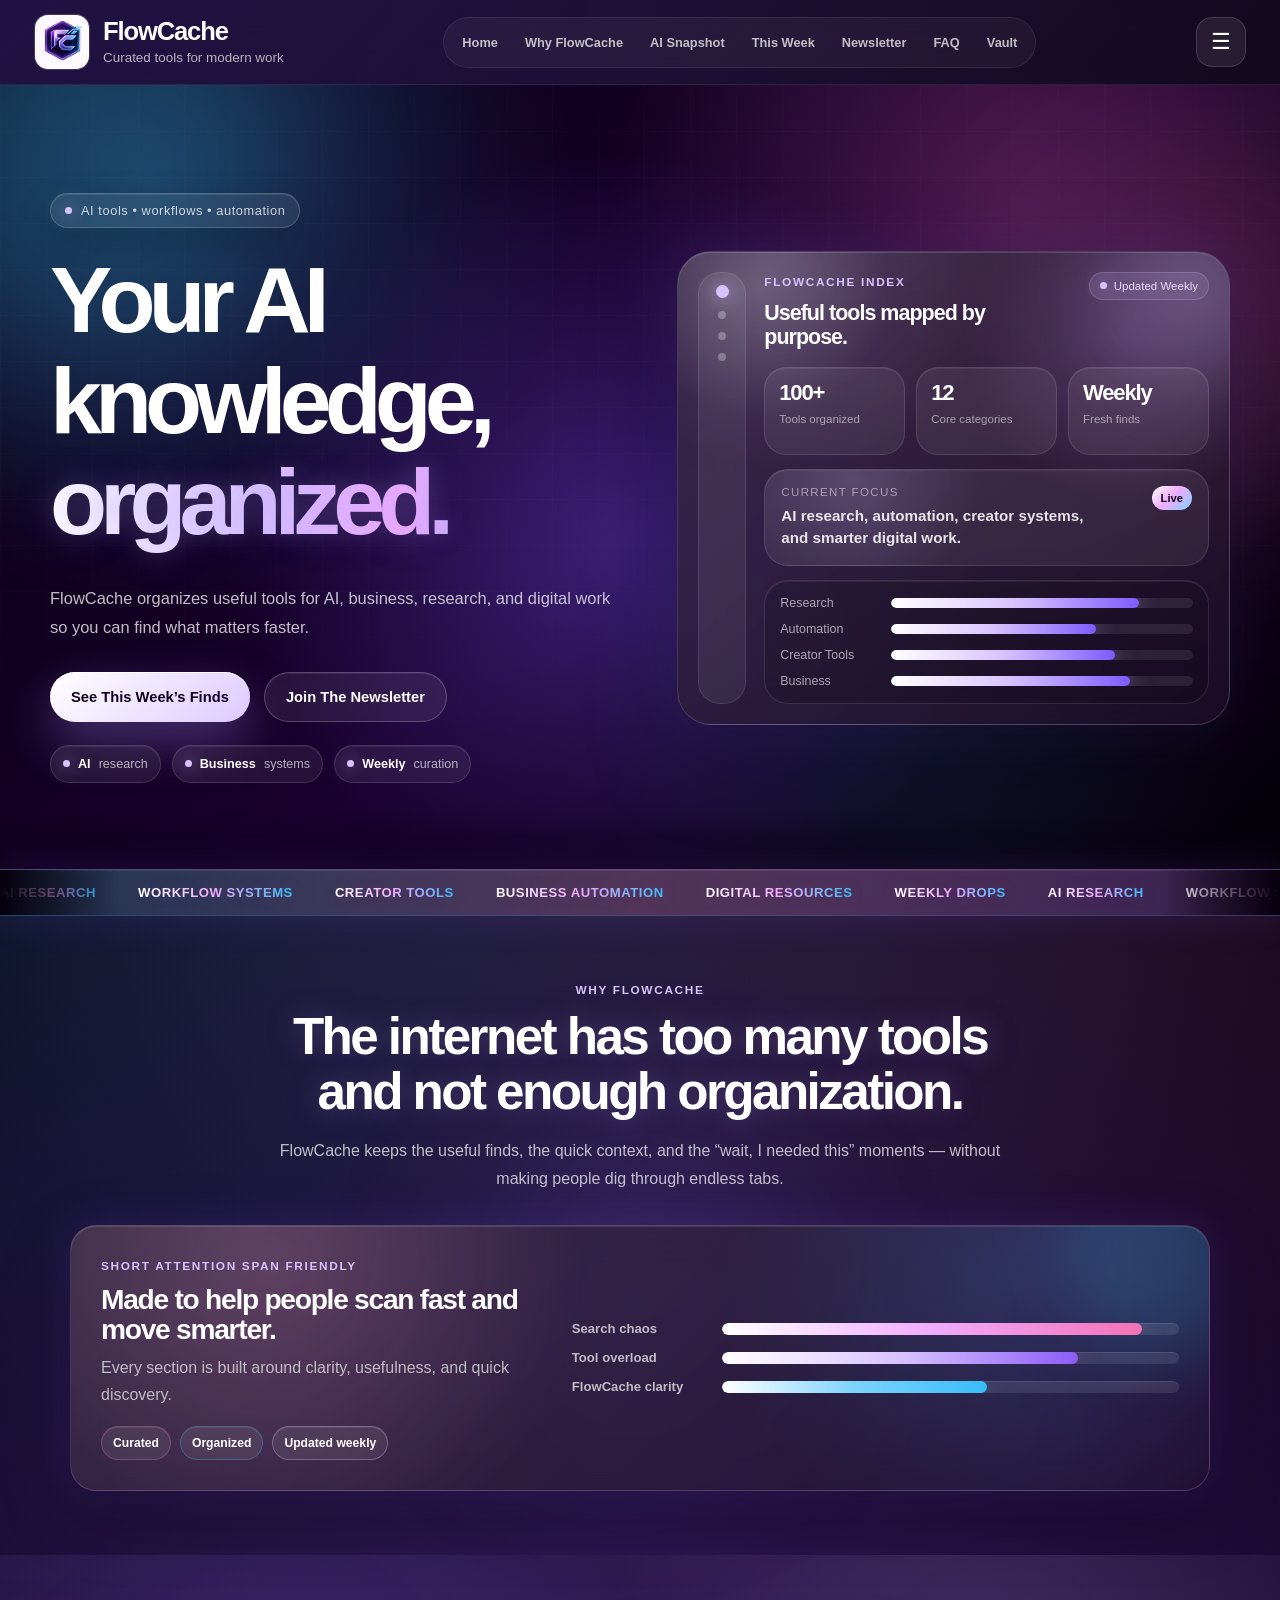
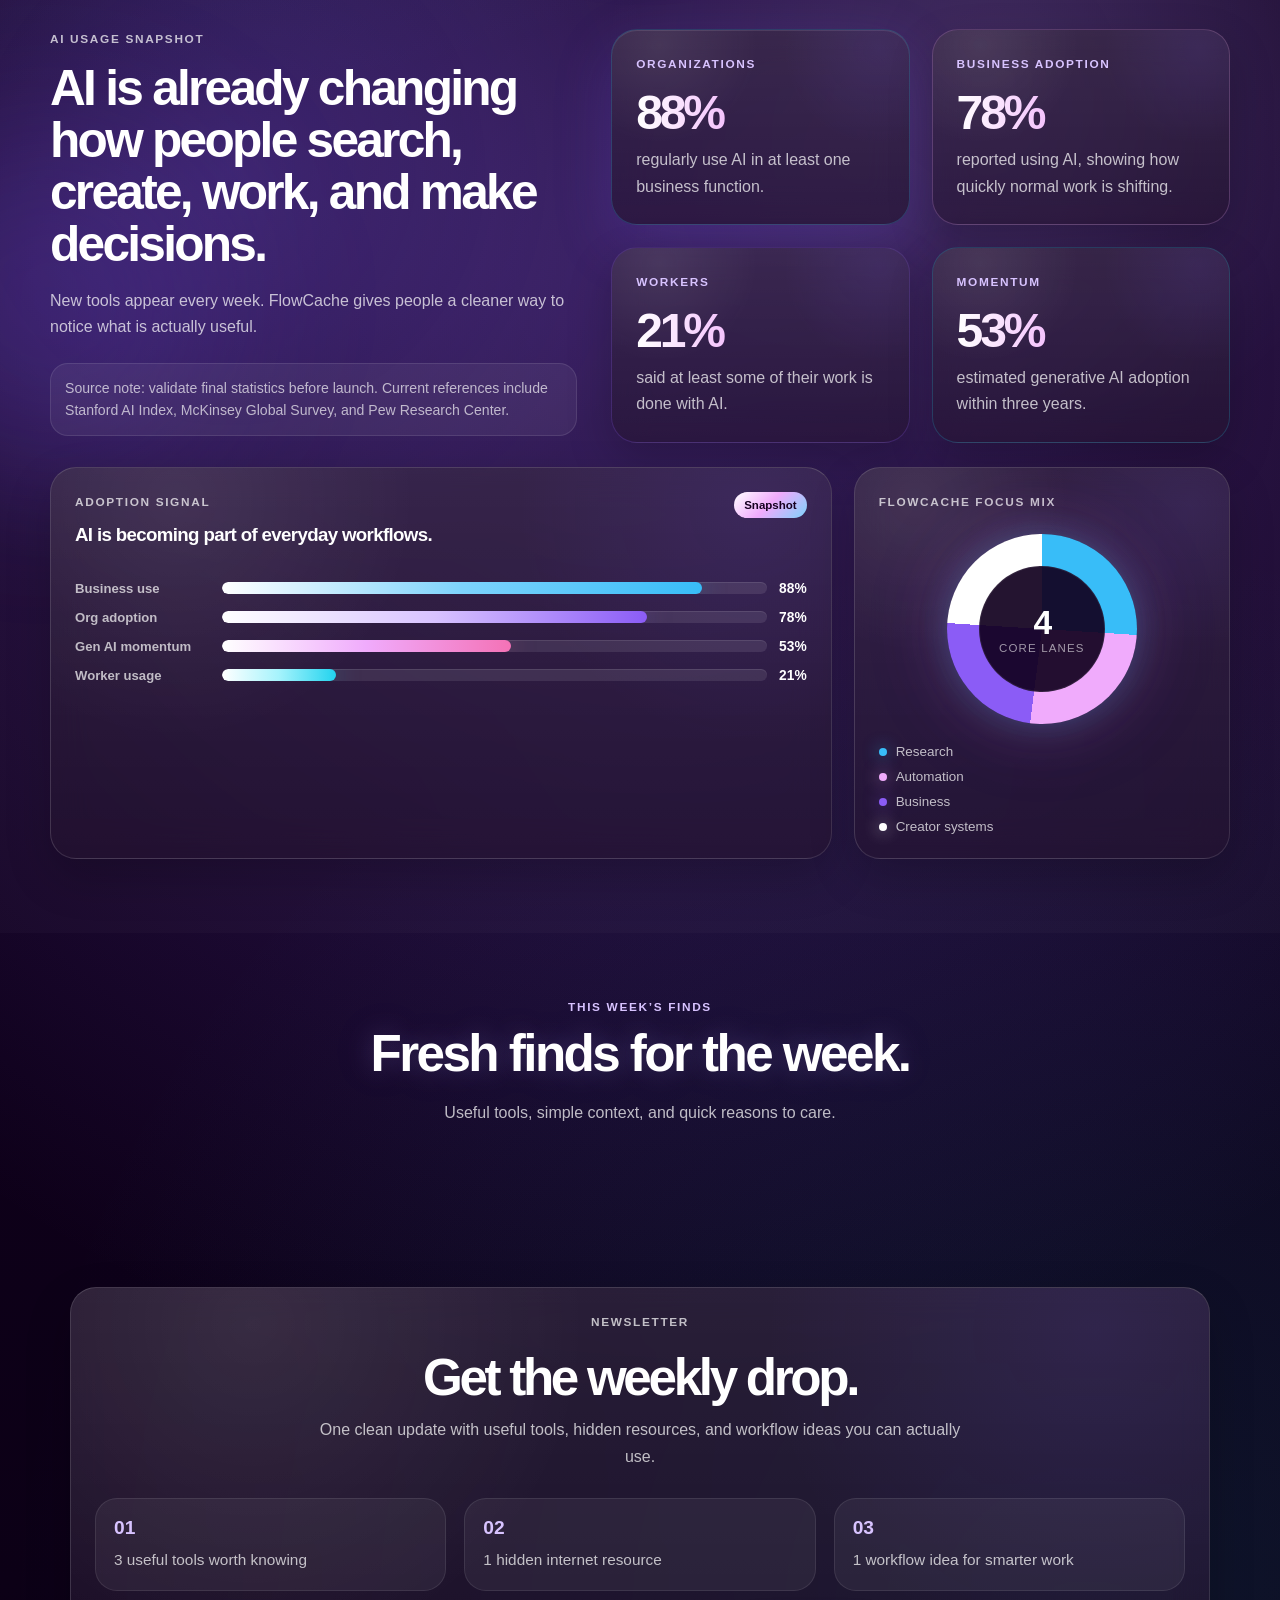
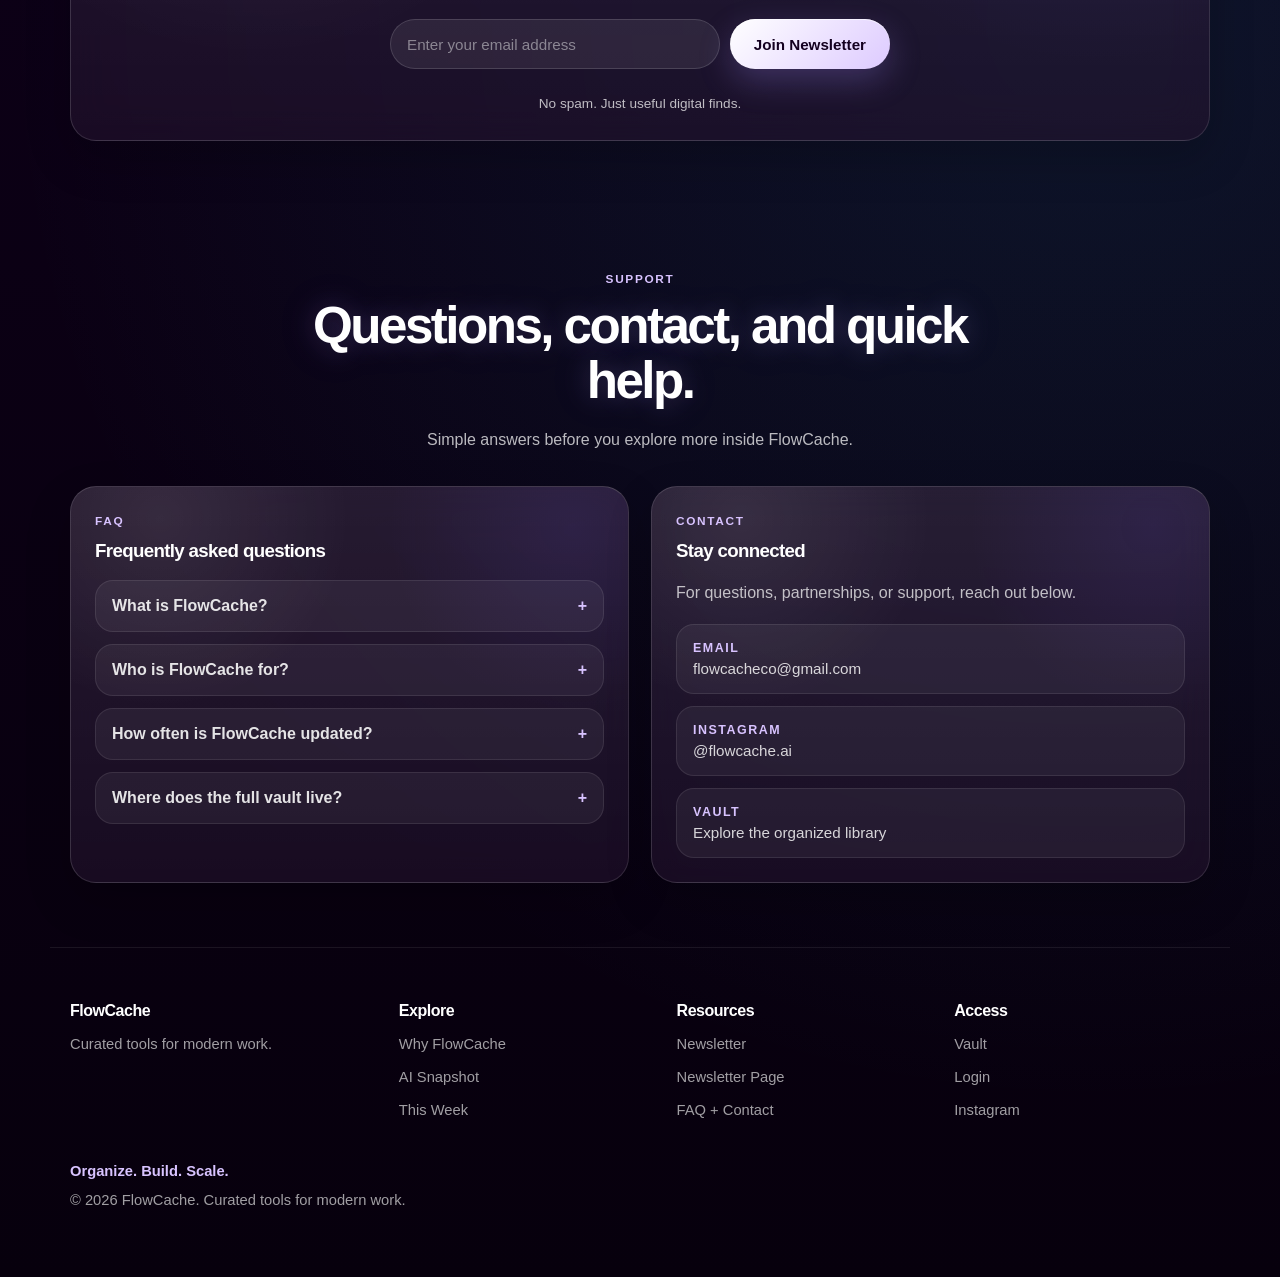
<file: index.html>
<!DOCTYPE html>
<html lang="en">
<head>
  <meta charset="UTF-8" />
  <meta name="viewport" content="width=device-width, initial-scale=1.0" />

  <title>FlowCache</title>
  <meta name="description" content="FlowCache organizes useful AI, business, research, automation, and creator tools into one cleaner discovery experience." />

  <link rel="stylesheet" href="style.css" />
</head>

<body>
<header class="vault-topbar"> <a href="index.html" class="brand-inline" aria-label="FlowCache home"> <img src="logo.png" alt="FlowCache logo" class="brand-logo" /> <div> <h1 class="vault-logo">FlowCache</h1> <p class="vault-sublogo">Curated tools for modern work</p> </div> </a>

<nav class="desktop-nav" aria-label="Main navigation">
  <a href="#home">Home</a>
  <a href="#whyFlow">Why FlowCache</a>
  <a href="#aiSnapshot">AI Snapshot</a>
  <a href="#weeklyDrop">This Week</a>
  <a href="#newsletterSection">Newsletter</a>
  <a href="#infoSection">FAQ</a>
  <a href="vault.html">Vault</a>
</nav>

<div class="menu-wrapper">
  <button class="menu-toggle" id="menuToggle" aria-label="Open menu" aria-expanded="false" type="button">☰</button>

  <div class="menu-dropdown" id="menuDropdown">
    <a href="#home">Home</a>
    <a href="#whyFlow">Why FlowCache</a>
    <a href="#aiSnapshot">AI Snapshot</a>
    <a href="#weeklyDrop">This Week</a>
    <a href="#newsletterSection">Newsletter</a>
    <a href="#infoSection">FAQ + Contact</a>
    <a href="newsletter.html">Newsletter Page</a>
    <a href="vault.html">Vault</a>
    <a href="login.html">Login</a>
  </div>
</div>
</header>
<main> <section class="fc-hero" id="home"> <div class="fc-hero-glow glow-one"></div> <div class="fc-hero-glow glow-two"></div>

  <div class="fc-hero-inner">
    <div class="fc-hero-left">
      <p class="hero-pill">
        <span class="hero-pill-dot"></span>
        AI tools • workflows • automation
      </p>

      <h2>
        Your AI knowledge,
        <span>organized.</span>
      </h2>

      <p class="fc-hero-copy">
        FlowCache organizes useful tools for AI, business, research, and digital work so you can find what matters faster.
      </p>

      <div class="hero-cta-row">
        <a href="#weeklyDrop" class="hero-btn primary-btn">See This Week’s Finds</a>
        <a href="#newsletterSection" class="hero-btn secondary-btn">Join The Newsletter</a>
      </div>

      <div class="hero-signal-row" aria-label="FlowCache focus areas">
        <div class="hero-signal-pill">
          <span class="signal-dot"></span>
          <strong>AI</strong>
          <span>research</span>
        </div>

        <div class="hero-signal-pill">
          <span class="signal-dot"></span>
          <strong>Business</strong>
          <span>systems</span>
        </div>

        <div class="hero-signal-pill">
          <span class="signal-dot"></span>
          <strong>Weekly</strong>
          <span>curation</span>
        </div>
      </div>
    </div>

    <aside class="fc-hero-dashboard" aria-label="FlowCache dashboard preview">
      <div class="dashboard-orb"></div>

      <div class="dashboard-sidebar" aria-hidden="true">
        <span class="dashboard-logo-dot"></span>
        <span></span>
        <span></span>
        <span></span>
      </div>

      <div class="dashboard-main">
        <div class="dashboard-header">
          <div>
            <p class="mini-label">FlowCache Index</p>
            <h3>Useful tools mapped by purpose.</h3>
          </div>

          <span class="status-pill">
            <span class="status-dot"></span>
            Updated Weekly
          </span>
        </div>

        <div class="dashboard-metrics">
          <div>
            <strong>100+</strong>
            <span>Tools organized</span>
          </div>

          <div>
            <strong>12</strong>
            <span>Core categories</span>
          </div>

          <div>
            <strong>Weekly</strong>
            <span>Fresh finds</span>
          </div>
        </div>

        <div class="dashboard-focus-card">
          <div>
            <p>Current focus</p>
            <h4>AI research, automation, creator systems, and smarter digital work.</h4>
          </div>
          <span>Live</span>
        </div>

        <div class="dashboard-bars">
          <div class="dashboard-row">
            <span>Research</span>
            <div class="dashboard-bar"><i style="width: 82%"></i></div>
          </div>

          <div class="dashboard-row">
            <span>Automation</span>
            <div class="dashboard-bar"><i style="width: 68%"></i></div>
          </div>

          <div class="dashboard-row">
            <span>Creator Tools</span>
            <div class="dashboard-bar"><i style="width: 74%"></i></div>
          </div>

          <div class="dashboard-row">
            <span>Business</span>
            <div class="dashboard-bar"><i style="width: 79%"></i></div>
          </div>
        </div>
      </div>
    </aside>
  </div>
</section>

<section class="tool-ticker" aria-label="FlowCache categories">
  <div class="ticker-track">
    <span>AI Research</span>
    <span>Workflow Systems</span>
    <span>Creator Tools</span>
    <span>Business Automation</span>
    <span>Digital Resources</span>
    <span>Weekly Drops</span>
    <span>AI Research</span>
    <span>Workflow Systems</span>
    <span>Creator Tools</span>
    <span>Business Automation</span>
    <span>Digital Resources</span>
    <span>Weekly Drops</span>
  </div>
</section>

<section class="why-section" id="whyFlow">
  <div class="section-heading">
    <p class="section-label">Why FlowCache</p>
    <h2>The internet has too many tools and not enough organization.</h2>
    <p class="section-copy">
      FlowCache keeps the useful finds, the quick context, and the “wait, I needed this”
      moments — without making people dig through endless tabs.
    </p>
  </div>

  <div class="attention-panel upgraded-attention-panel">
    <div class="attention-copy">
      <p class="mini-label">Short attention span friendly</p>
      <h3>Made to help people scan fast and move smarter.</h3>
      <p>
        Every section is built around clarity, usefulness, and quick discovery.
      </p>

      <div class="attention-chip-row">
        <span>Curated</span>
        <span>Organized</span>
        <span>Updated weekly</span>
      </div>
    </div>

    <div class="attention-chart" aria-label="FlowCache organization chart">
      <div class="attention-row">
        <span>Search chaos</span>
        <div><i style="width: 92%"></i></div>
      </div>

      <div class="attention-row">
        <span>Tool overload</span>
        <div><i style="width: 78%"></i></div>
      </div>

      <div class="attention-row">
        <span>FlowCache clarity</span>
        <div><i style="width: 58%"></i></div>
      </div>
    </div>
  </div>
</section>

<section class="ai-data-section" id="aiSnapshot">
  <div class="ai-data-glow"></div>

  <div class="ai-data-wrap">
    <div class="ai-data-copy">
      <p class="section-label">AI Usage Snapshot</p>
      <h2>AI is already changing how people search, create, work, and make decisions.</h2>
      <p>
        New tools appear every week. FlowCache gives people a cleaner way to notice what is actually useful.
      </p>

      <div class="ai-source-note">
        Source note: validate final statistics before launch. Current references include Stanford AI Index, McKinsey Global Survey, and Pew Research Center.
      </div>
    </div>

    <div class="ai-stat-grid">
      <article class="ai-stat-card featured">
        <span class="stat-label">Organizations</span>
        <strong>88%</strong>
        <p>regularly use AI in at least one business function.</p>
      </article>

      <article class="ai-stat-card">
        <span class="stat-label">Business adoption</span>
        <strong>78%</strong>
        <p>reported using AI, showing how quickly normal work is shifting.</p>
      </article>

      <article class="ai-stat-card">
        <span class="stat-label">Workers</span>
        <strong>21%</strong>
        <p>said at least some of their work is done with AI.</p>
      </article>

      <article class="ai-stat-card">
        <span class="stat-label">Momentum</span>
        <strong>53%</strong>
        <p>estimated generative AI adoption within three years.</p>
      </article>
    </div>
  </div>

  <div class="ai-chart-shell">
    <article class="chart-card wide-chart">
      <div class="chart-top">
        <div>
          <p class="mini-label">Adoption signal</p>
          <h3>AI is becoming part of everyday workflows.</h3>
        </div>
        <span>Snapshot</span>
      </div>

      <div class="horizontal-chart">
        <div class="chart-row">
          <span>Business use</span>
          <div><i style="width: 88%"></i></div>
          <strong>88%</strong>
        </div>

        <div class="chart-row">
          <span>Org adoption</span>
          <div><i style="width: 78%"></i></div>
          <strong>78%</strong>
        </div>

        <div class="chart-row">
          <span>Gen AI momentum</span>
          <div><i style="width: 53%"></i></div>
          <strong>53%</strong>
        </div>

        <div class="chart-row">
          <span>Worker usage</span>
          <div><i style="width: 21%"></i></div>
          <strong>21%</strong>
        </div>
      </div>
    </article>

    <article class="chart-card mini-chart">
      <p class="mini-label">FlowCache focus mix</p>
      <div class="donut-wrap" aria-label="Focus mix chart">
        <div class="donut-chart"></div>
        <div class="donut-center">
          <strong>4</strong>
          <span>core lanes</span>
        </div>
      </div>

      <div class="legend-list">
        <span><i></i> Research</span>
        <span><i></i> Automation</span>
        <span><i></i> Business</span>
        <span><i></i> Creator systems</span>
      </div>
    </article>
  </div>
</section>

<section class="new-this-week" id="weeklyDrop">
  <div class="section-heading">
    <p class="section-label">This Week’s Finds</p>
    <h2>Fresh finds for the week.</h2>
    <p class="section-copy">
      Useful tools, simple context, and quick reasons to care.
    </p>
  </div>

  <div class="weekly-grid" id="weeklyGrid"></div>
</section>

<section class="private-access-section" id="newsletterSection">
  <div class="private-access-card">
    <p class="section-label">Newsletter</p>
    <h2>Get the weekly drop.</h2>
    <p class="newsletter-intro">
      One clean update with useful tools, hidden resources, and workflow ideas you can actually use.
    </p>

    <div class="newsletter-preview-list">
      <div>
        <span>01</span>
        <p>3 useful tools worth knowing</p>
      </div>

      <div>
        <span>02</span>
        <p>1 hidden internet resource</p>
      </div>

      <div>
        <span>03</span>
        <p>1 workflow idea for smarter work</p>
      </div>
    </div>

    <form class="newsletter-form private-form" action="https://formspree.io/f/mpqyyzdg" method="POST">
      <input type="email" name="email" placeholder="Enter your email address" required />
      <button type="submit">Join Newsletter</button>
    </form>

    <p class="private-note">No spam. Just useful digital finds.</p>
  </div>
</section>

<section class="info-section" id="infoSection">
  <div class="section-heading-wrap">
    <span class="section-kicker">Support</span>
    <h2 class="section-title">Questions, contact, and quick help.</h2>
    <p class="section-subtext">Simple answers before you explore more inside FlowCache.</p>
  </div>

  <div class="info-grid">
    <article class="info-panel faq-panel">
      <div class="panel-top">
        <span class="panel-label">FAQ</span>
        <h3>Frequently asked questions</h3>
      </div>

      <div class="faq-list">
        <details class="faq-item">
          <summary>What is FlowCache?</summary>
          <p>FlowCache is a curated discovery hub for AI tools, business tools, automation resources, creator systems, and digital workflows.</p>
        </details>

        <details class="faq-item">
          <summary>Who is FlowCache for?</summary>
          <p>Creators, students, founders, freelancers, researchers, and anyone trying to find useful tools without digging through random lists.</p>
        </details>

        <details class="faq-item">
          <summary>How often is FlowCache updated?</summary>
          <p>FlowCache is designed around weekly curation, so new finds and workflow ideas can be added consistently.</p>
        </details>

        <details class="faq-item">
          <summary>Where does the full vault live?</summary>
          <p>The public homepage introduces the brand. Search, filters, tool previews, and deeper categories can live inside the actual vault experience.</p>
        </details>
      </div>
    </article>

    <article class="info-panel contact-panel">
      <div class="panel-top">
        <span class="panel-label">Contact</span>
        <h3>Stay connected</h3>
      </div>

      <p class="contact-copy">For questions, partnerships, or support, reach out below.</p>

      <div class="contact-stack">
        <a href="mailto:flowcacheco@gmail.com" class="contact-card">
          <span class="contact-title">Email</span>
          <span class="contact-value">flowcacheco@gmail.com</span>
        </a>

        <a href="https://instagram.com/flowcache.ai" target="_blank" rel="noopener noreferrer" class="contact-card">
          <span class="contact-title">Instagram</span>
          <span class="contact-value">@flowcache.ai</span>
        </a>

        <a href="vault.html" class="contact-card">
          <span class="contact-title">Vault</span>
          <span class="contact-value">Explore the organized library</span>
        </a>
      </div>
    </article>
  </div>
</section>
</main>
<footer class="vault-footer home-footer"> <div class="footer-grid"> <div class="footer-brand-block"> <h4>FlowCache</h4> <p>Curated tools for modern work.</p> </div>

  <div>
    <h4>Explore</h4>
    <a href="#whyFlow">Why FlowCache</a>
    <a href="#aiSnapshot">AI Snapshot</a>
    <a href="#weeklyDrop">This Week</a>
  </div>

  <div>
    <h4>Resources</h4>
    <a href="#newsletterSection">Newsletter</a>
    <a href="newsletter.html">Newsletter Page</a>
    <a href="#infoSection">FAQ + Contact</a>
  </div>

  <div>
    <h4>Access</h4>
    <a href="vault.html">Vault</a>
    <a href="login.html">Login</a>
    <a href="https://instagram.com/flowcache.ai" target="_blank" rel="noopener noreferrer">Instagram</a>
  </div>
</div>

<p class="vault-count">Organize. Build. Scale.</p>
<p>© 2026 FlowCache. Curated tools for modern work.</p>
</footer>
<script src="script.js"></script>

</body>
</html>
</file>
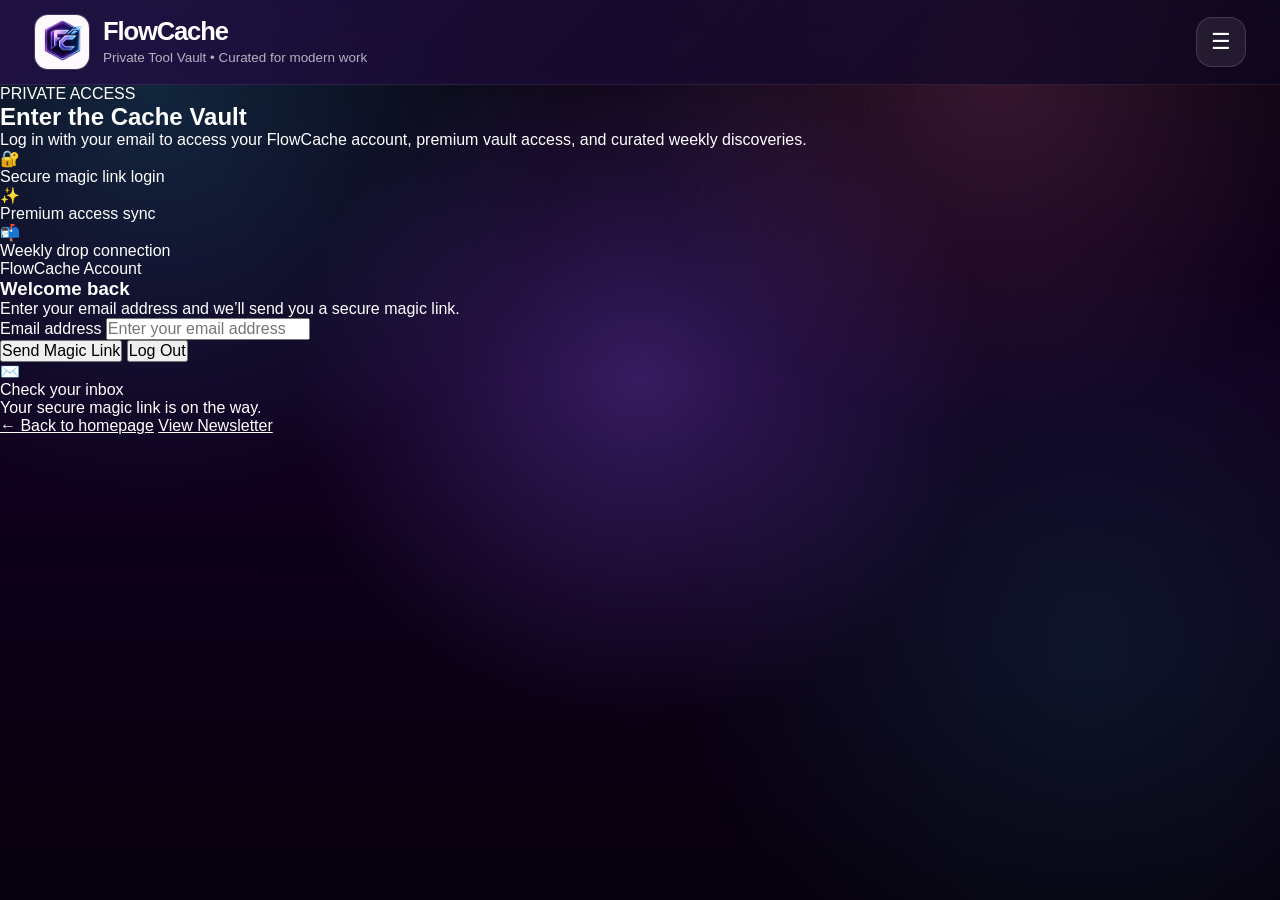
<file: login.html>
<!DOCTYPE html>
<html lang="en">
<head>
  <meta charset="UTF-8" />
  <meta name="viewport" content="width=device-width, initial-scale=1.0" />
  <title>Login - FlowCache</title>
  <link rel="stylesheet" href="style.css" />
</head>
<body>

  <header class="vault-topbar">
    <div class="brand-wrap">
      <div class="brand-inline">
        <img src="logo.png" alt="FlowCache logo" class="brand-logo" />
        <div>
          <h1 class="vault-logo">FlowCache</h1>
          <p class="vault-sublogo">Private Tool Vault • Curated for modern work</p>
        </div>
      </div>
    </div>

    <div class="menu-wrapper">
      <button class="menu-toggle" id="menuToggle" aria-label="Open menu">☰</button>

      <div class="menu-dropdown" id="menuDropdown">
        <a href="index.html">Home</a>
        <a href="vault.html#newThisWeek">New This Week</a>
        <a href="vault.html#vaultTools">Vault Tools</a>
        <a href="vault.html#memberships">Memberships</a>
        <a href="newsletter.html">Newsletter</a>
        <a href="login.html">Login</a>
      </div>
    </div>
  </header>

  <section class="luxury-login-shell">
    <div class="luxury-login-glow glow-one"></div>
    <div class="luxury-login-glow glow-two"></div>

    <div class="luxury-login-wrap">
      <div class="luxury-login-intro">
        <p class="login-kicker">PRIVATE ACCESS</p>
        <h2>Enter the Cache Vault</h2>
        <p class="login-lead">
          Log in with your email to access your FlowCache account, premium vault access,
          and curated weekly discoveries.
        </p>

        <div class="login-mini-points">
          <div class="login-mini-card">
            <span>🔐</span>
            <p>Secure magic link login</p>
          </div>
          <div class="login-mini-card">
            <span>✨</span>
            <p>Premium access sync</p>
          </div>
          <div class="login-mini-card">
            <span>📬</span>
            <p>Weekly drop connection</p>
          </div>
        </div>
      </div>

      <div class="luxury-login-card">
        <p class="login-label">FlowCache Account</p>
        <h3>Welcome back</h3>
        <p class="login-text">
          Enter your email address and we’ll send you a secure magic link.
        </p>

        <div class="luxury-input-wrap">
          <label for="email" class="luxury-label">Email address</label>
          <input type="email" id="email" placeholder="Enter your email address" />
        </div>

        <div class="login-actions">
          <button id="sendMagicLinkBtn">Send Magic Link</button>
          <button id="logoutBtn" type="button" class="ghost-login-btn">Log Out</button>
        </div>

        <div id="loginStateCard" class="login-state-card hidden">
          <div class="login-state-icon" id="loginStateIcon">✉️</div>
          <div class="login-state-text">
            <p class="login-state-label" id="loginStateLabel">Check your inbox</p>
            <p class="login-state-message" id="loginMessage">
              Your secure magic link is on the way.
            </p>
          </div>
        </div>

        <div class="login-divider"></div>

        <div class="login-bottom-links">
          <a href="index.html" class="back-link">← Back to homepage</a>
          <a href="newsletter.html" class="back-link subtle-link">View Newsletter</a>
        </div>
      </div>
    </div>
  </section>

  <script type="module">
    import { createClient } from "https://esm.sh/@supabase/supabase-js@2";

    const SUPABASE_URL = "https://blnhgnopztuyivhidxdm.supabase.co";
    const SUPABASE_ANON_KEY = "sb_publishable_ZRPc6SFLDtFt2oNw4EoSfA_niGHoHHi";

    const loginMessage = document.getElementById("loginMessage");
    const emailInput = document.getElementById("email");
    const sendMagicLinkBtn = document.getElementById("sendMagicLinkBtn");
    const logoutBtn = document.getElementById("logoutBtn");

    const menuToggle = document.getElementById("menuToggle");
    const menuDropdown = document.getElementById("menuDropdown");

    const supabaseConfigured =
      !SUPABASE_URL.startsWith("YOUR_") && !SUPABASE_ANON_KEY.startsWith("YOUR_");

    const supabase = supabaseConfigured
      ? createClient(SUPABASE_URL, SUPABASE_ANON_KEY)
      : null;

    const loginStateCard = document.getElementById("loginStateCard");
    const loginStateIcon = document.getElementById("loginStateIcon");
    const loginStateLabel = document.getElementById("loginStateLabel");

    function setMessage(text, isError = false, label = "") {
      if (!loginStateCard || !loginMessage || !loginStateIcon || !loginStateLabel) return;

      loginStateCard.classList.remove("hidden", "success", "error", "info");

      if (isError) {
        loginStateCard.classList.add("error");
        loginStateIcon.textContent = "⚠️";
        loginStateLabel.textContent = label || "Something needs attention";
      } else {
        loginStateCard.classList.add("success");
        loginStateIcon.textContent = "✉️";
        loginStateLabel.textContent = label || "Check your inbox";
      }

      loginMessage.textContent = text;
    }

    function saveLocalUser(profile = {}, email = "") {
      const existingUser = JSON.parse(localStorage.getItem("flowcache_user")) || {};

      localStorage.setItem("flowcache_user", JSON.stringify({
        ...existingUser,
        email: email || profile.email || existingUser.email || "",
        hasAccess: Boolean(profile.vault_access || existingUser.hasAccess),
        isOwner: Boolean(profile.is_owner || existingUser.isOwner),
        plan: profile.plan || existingUser.plan || "free",
        subscriptionStatus: profile.subscription_status || existingUser.subscriptionStatus || "inactive"
      }));
    }

    async function syncUserProfileAndRedirect() {
      if (!supabase) return false;

      const { data: sessionData } = await supabase.auth.getSession();
      const session = sessionData?.session;

      if (!session?.user) return false;

      const email = session.user.email?.toLowerCase() || "";

      const { data: profile, error } = await supabase
        .from("profiles")
        .select("email, vault_access, is_owner, plan, subscription_status")
        .eq("id", session.user.id)
        .single();

      if (!error && profile) {
        saveLocalUser(profile, email);
      } else {
        saveLocalUser({}, email);
      }

      window.location.href = "vault.html";
      return true;
    }

    sendMagicLinkBtn.addEventListener("click", async () => {
      const email = emailInput.value.trim().toLowerCase();

      if (!email) {
        setMessage("Please enter your email address to continue.", true, "Email required");
        return;
      }

      if (!supabase) {
        localStorage.setItem("flowcache_user", JSON.stringify({
          email,
          hasAccess: false,
          isOwner: false,
          plan: "free",
          subscriptionStatus: "inactive"
        }));

        setMessage(
          "Supabase is not connected yet, so a local free account was created for testing.",
          false,
          "Testing mode"
        );

        setTimeout(() => {
          window.location.href = "vault.html";
        }, 900);

        return;
      }

      sendMagicLinkBtn.disabled = true;
      setMessage("We’re sending your secure magic link now.", false, "Sending access");
      loginStateCard.classList.remove("success");
      loginStateCard.classList.add("info");
      loginStateIcon.textContent = "⏳";

      const { error } = await supabase.auth.signInWithOtp({
        email,
        options: {
          emailRedirectTo: `${window.location.origin}/vault.html`
        }
      });

      sendMagicLinkBtn.disabled = false;

      if (error) {
        setMessage(error.message || "Unable to send magic link.", true, "Login issue");
        return;
      }

      setMessage(
        "Magic link sent. Check your email and open the link to enter FlowCache.",
        false,
        "Check your inbox"
      );
    });

    logoutBtn.addEventListener("click", async () => {
      localStorage.removeItem("flowcache_user");

      if (supabase) {
        await supabase.auth.signOut();
      }

      setMessage("You have been logged out successfully.", false, "Signed out");

      setTimeout(() => {
        window.location.href = "index.html";
      }, 700);
    });

    if (supabaseConfigured) {
      syncUserProfileAndRedirect();
    }

    if (menuToggle && menuDropdown) {
      menuToggle.addEventListener("click", (e) => {
        e.stopPropagation();
        menuDropdown.classList.toggle("show");
      });

      document.addEventListener("click", (e) => {
        const clickedInsideMenu = menuDropdown.contains(e.target);
        const clickedButton = menuToggle.contains(e.target);

        if (!clickedInsideMenu && !clickedButton) {
          menuDropdown.classList.remove("show");
        }
      });

      const dropdownLinks = menuDropdown.querySelectorAll("a");
      dropdownLinks.forEach((link) => {
        link.addEventListener("click", () => {
          menuDropdown.classList.remove("show");
        });
      });
    }
  </script>
</body>
</html>
</file>
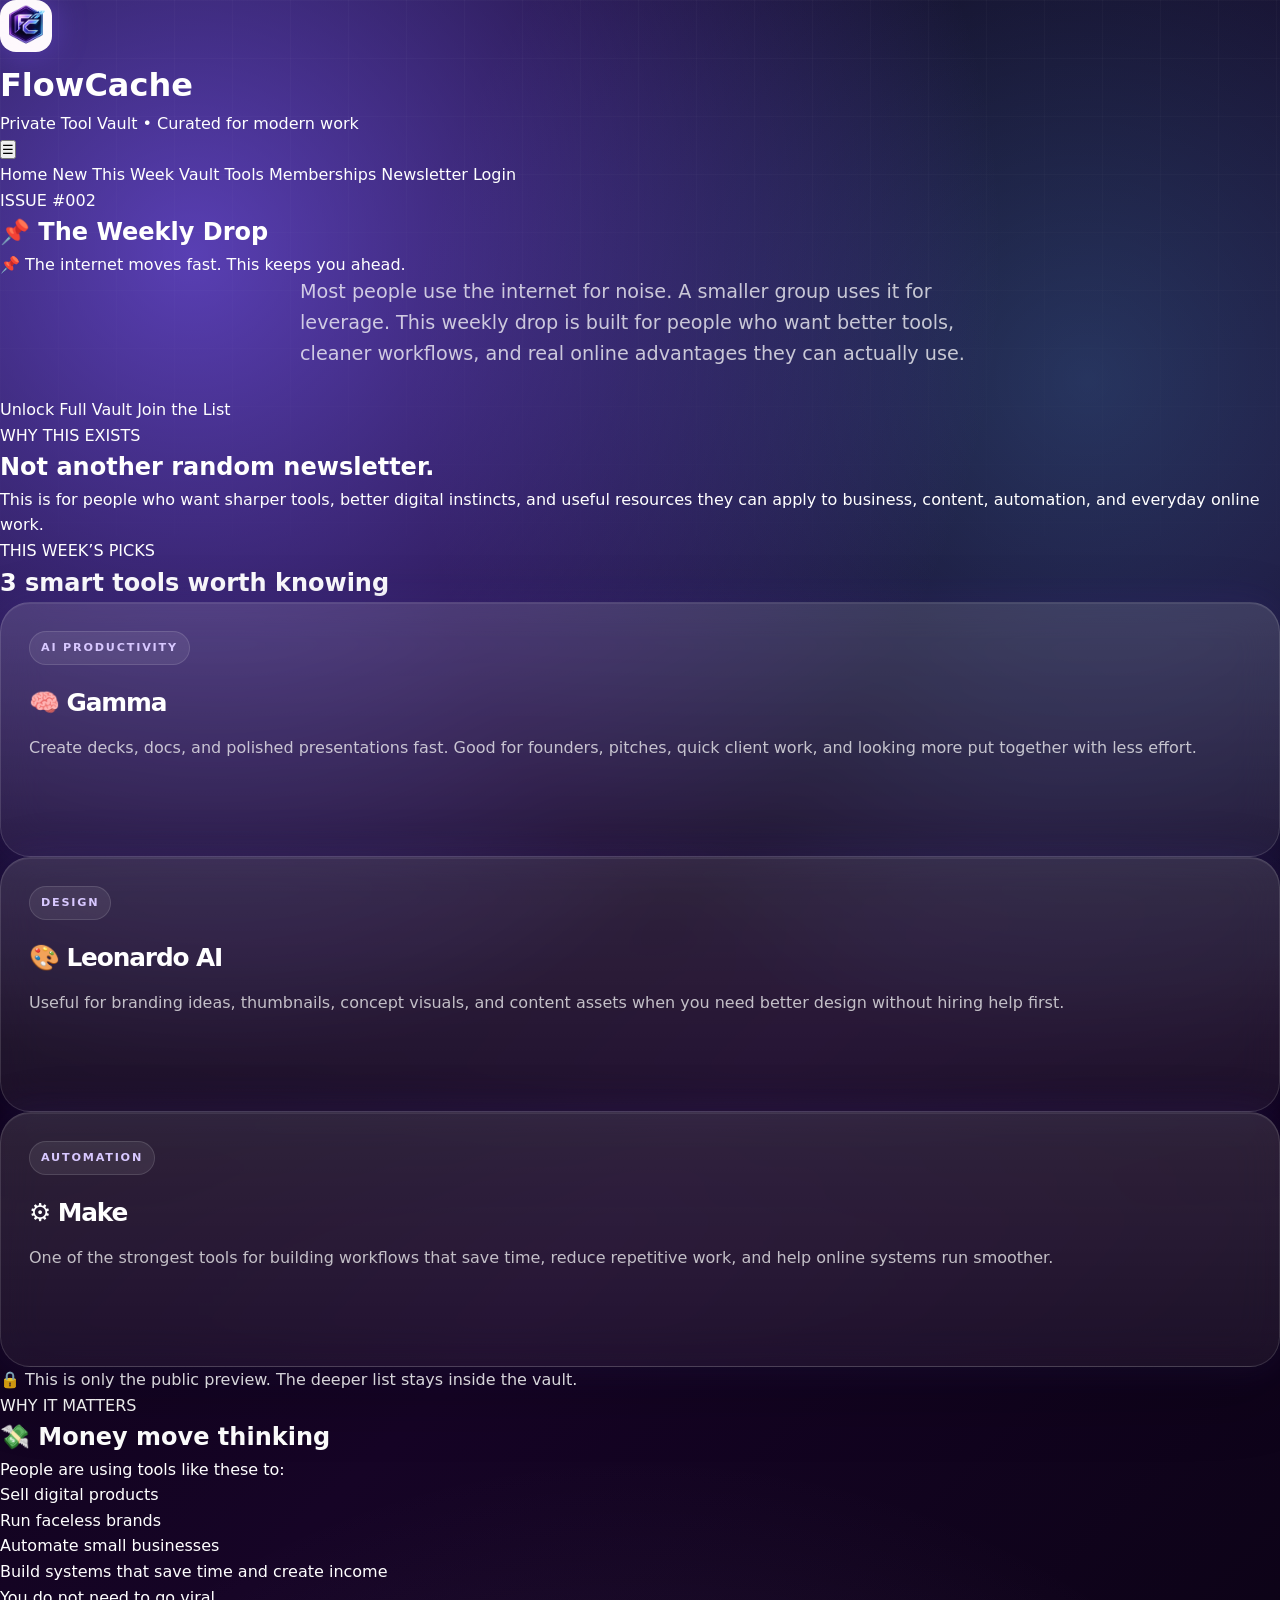
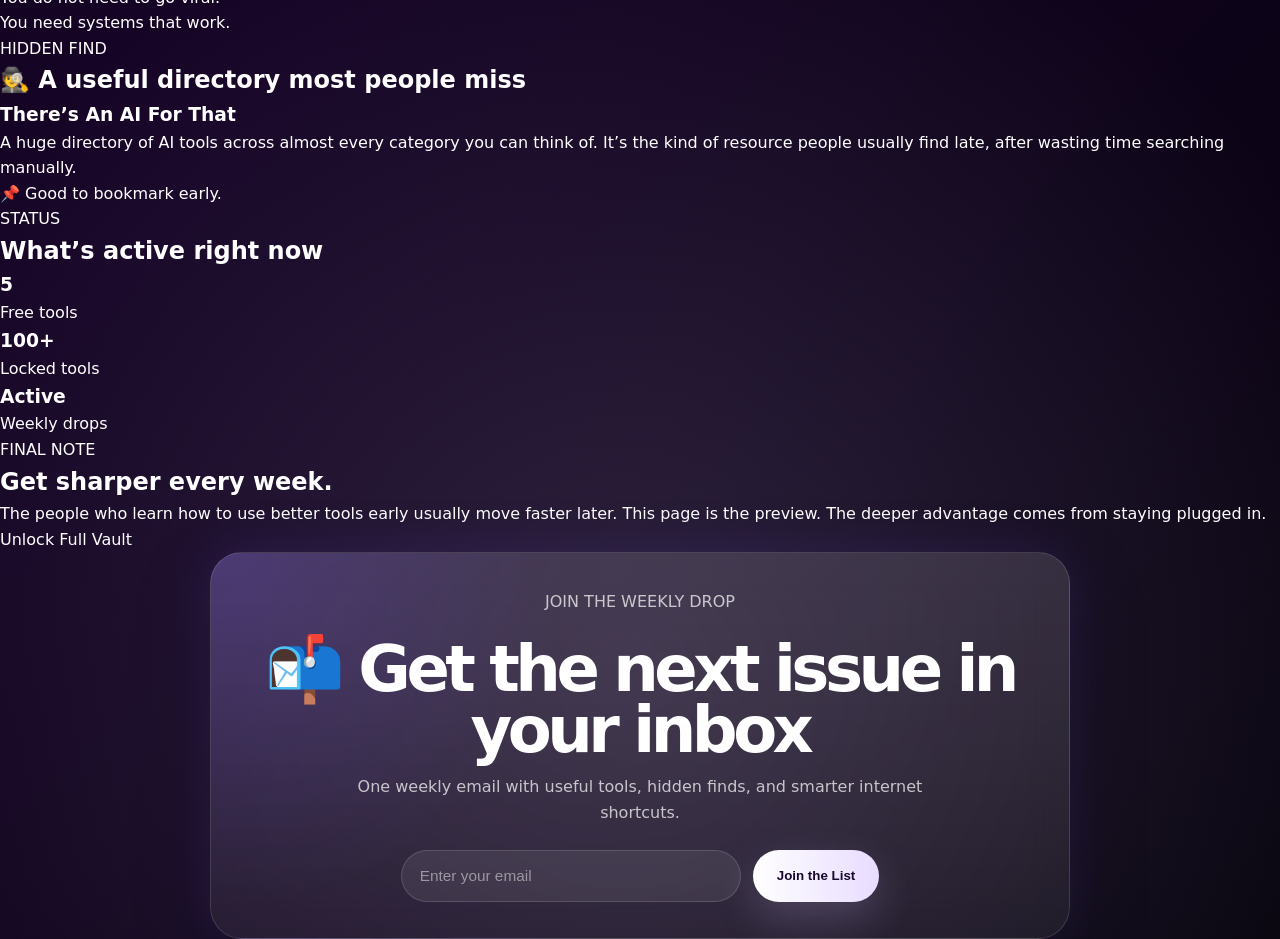
<file: newsletter-002.html>
<!DOCTYPE html>
<html lang="en">
<head>
  <meta charset="UTF-8" />
  <meta name="viewport" content="width=device-width, initial-scale=1.0" />
  <title>FlowCache Newsletter</title>
  <link rel="stylesheet" href="newsletter.css" />
</head>
<body>

  <!-- TOP NAV -->
  <header class="vault-topbar">
    <div class="brand-wrap">
      <div class="brand-inline">
        <img src="logo.png" alt="FlowCache logo" class="brand-logo" />
        <div>
          <h1 class="vault-logo">FlowCache</h1>
          <p class="vault-sublogo">Private Tool Vault • Curated for modern work</p>
        </div>
      </div>
    </div>

    <div class="menu-wrapper">
      <button class="menu-toggle" id="menuToggle" aria-label="Open menu">☰</button>

      <div class="menu-dropdown" id="menuDropdown">
        <a href="index.html">Home</a>
        <a href="vault.html#newThisWeek">New This Week</a>
        <a href="vault.html#vaultTools">Vault Tools</a>
        <a href="vault.html#memberships">Memberships</a>
        <a href="newsletter.html">Newsletter</a>
        <a href="login.html">Login</a>
      </div>
    </div>
  </header>

  <!-- HERO -->
  <section class="newsletter-hero">
    <div class="hero-badge">ISSUE #002</div>
    <h1>📌 The Weekly Drop</h1>
    <p class="hero-subtitle">📌 The internet moves fast. This keeps you ahead.</p>
    <p class="hero-text">
      Most people use the internet for noise. A smaller group uses it for leverage.
      This weekly drop is built for people who want better tools, cleaner workflows,
      and real online advantages they can actually use.
    </p>
    <div class="hero-actions">
      <a href="https://flowcache.lemonsqueezy.com/checkout/buy/da14bb04-717c-43fe-a4aa-21157b08c077" target="_blank" class="hero-btn primary" data-checkout-link>Unlock Full Vault</a>
      <a href="#signup" class="hero-btn secondary">Join the List</a>
    </div>
  </section>

  <!-- INTRO -->
  <section class="newsletter-section">
    <div class="newsletter-card intro-card">
      <p class="mini-label">WHY THIS EXISTS</p>
      <h2>Not another random newsletter.</h2>
      <p>
        This is for people who want sharper tools, better digital instincts, and useful resources
        they can apply to business, content, automation, and everyday online work.
      </p>
    </div>
  </section>

  <!-- THIS WEEK'S DROPS -->
  <section class="newsletter-section">
    <div class="section-head">
      <p class="mini-label">THIS WEEK’S PICKS</p>
      <h2>3 smart tools worth knowing</h2>
    </div>

    <div class="tool-grid">
      <div class="tool-card">
        <span class="tool-tag">AI Productivity</span>
        <h3>🧠 Gamma</h3>
        <p>
          Create decks, docs, and polished presentations fast. Good for founders,
          pitches, quick client work, and looking more put together with less effort.
        </p>
      </div>

      <div class="tool-card">
        <span class="tool-tag">Design</span>
        <h3>🎨 Leonardo AI</h3>
        <p>
          Useful for branding ideas, thumbnails, concept visuals, and content assets
          when you need better design without hiring help first.
        </p>
      </div>

      <div class="tool-card">
        <span class="tool-tag">Automation</span>
        <h3>⚙️ Make</h3>
        <p>
          One of the strongest tools for building workflows that save time,
          reduce repetitive work, and help online systems run smoother.
        </p>
      </div>
    </div>

    <div class="preview-note">
      🔒 This is only the public preview. The deeper list stays inside the vault.
    </div>
  </section>

  <!-- MONEY MOVE -->
  <section class="newsletter-section">
    <div class="newsletter-card money-card">
      <p class="mini-label">WHY IT MATTERS</p>
      <h2>💸 Money move thinking</h2>
      <p>People are using tools like these to:</p>
      <ul class="money-list">
        <li>Sell digital products</li>
        <li>Run faceless brands</li>
        <li>Automate small businesses</li>
        <li>Build systems that save time and create income</li>
      </ul>
      <p class="money-line">You do not need to go viral.</p>
      <p class="money-line strong">You need systems that work.</p>
    </div>
  </section>

  <!-- HIDDEN FIND -->
  <section class="newsletter-section">
    <div class="newsletter-card">
      <p class="mini-label">HIDDEN FIND</p>
      <h2>🕵️ A useful directory most people miss</h2>
      <h3>There’s An AI For That</h3>
      <p>
        A huge directory of AI tools across almost every category you can think of.
        It’s the kind of resource people usually find late, after wasting time searching manually.
      </p>
      <p class="highlight-line">📌 Good to bookmark early.</p>
    </div>
  </section>

  <!-- STATUS -->
  <section class="newsletter-section">
    <div class="section-head center">
      <p class="mini-label">STATUS</p>
      <h2>What’s active right now</h2>
    </div>

    <div class="status-grid">
      <div class="status-card">
        <h3>5</h3>
        <p>Free tools</p>
      </div>
      <div class="status-card">
        <h3>100+</h3>
        <p>Locked tools</p>
      </div>
      <div class="status-card">
        <h3>Active</h3>
        <p>Weekly drops</p>
      </div>
    </div>
  </section>

  <!-- FINAL CTA -->
  <section class="newsletter-section">
    <div class="newsletter-card final-note">
      <p class="mini-label">FINAL NOTE</p>
      <h2>Get sharper every week.</h2>
      <p>
        The people who learn how to use better tools early usually move faster later.
        This page is the preview. The deeper advantage comes from staying plugged in.
      </p>
      <a href="https://flowcache.lemonsqueezy.com/checkout/buy/da14bb04-717c-43fe-a4aa-21157b08c077" target="_blank" class="hero-btn primary-btn" data-checkout-link>Unlock Full Vault</a>
    </div>
  </section>

  <!-- SIGNUP -->
  <section class="newsletter-section" id="signup">
    <div class="newsletter-card signup-card">
      <p class="mini-label">JOIN THE WEEKLY DROP</p>
      <h2>📬 Get the next issue in your inbox</h2>
      <p>
        One weekly email with useful tools, hidden finds, and smarter internet shortcuts.
      </p>
      <form action="https://formspree.io/f/mpqyyzdg" method="POST" class="newsletter-form">
        <input type="email" name="email" placeholder="Enter your email" required />
        <button type="submit">Join the List</button>
      </form>
    </div>
  </section>

  <script src="script.js"></script>
</body>
</html>
</file>
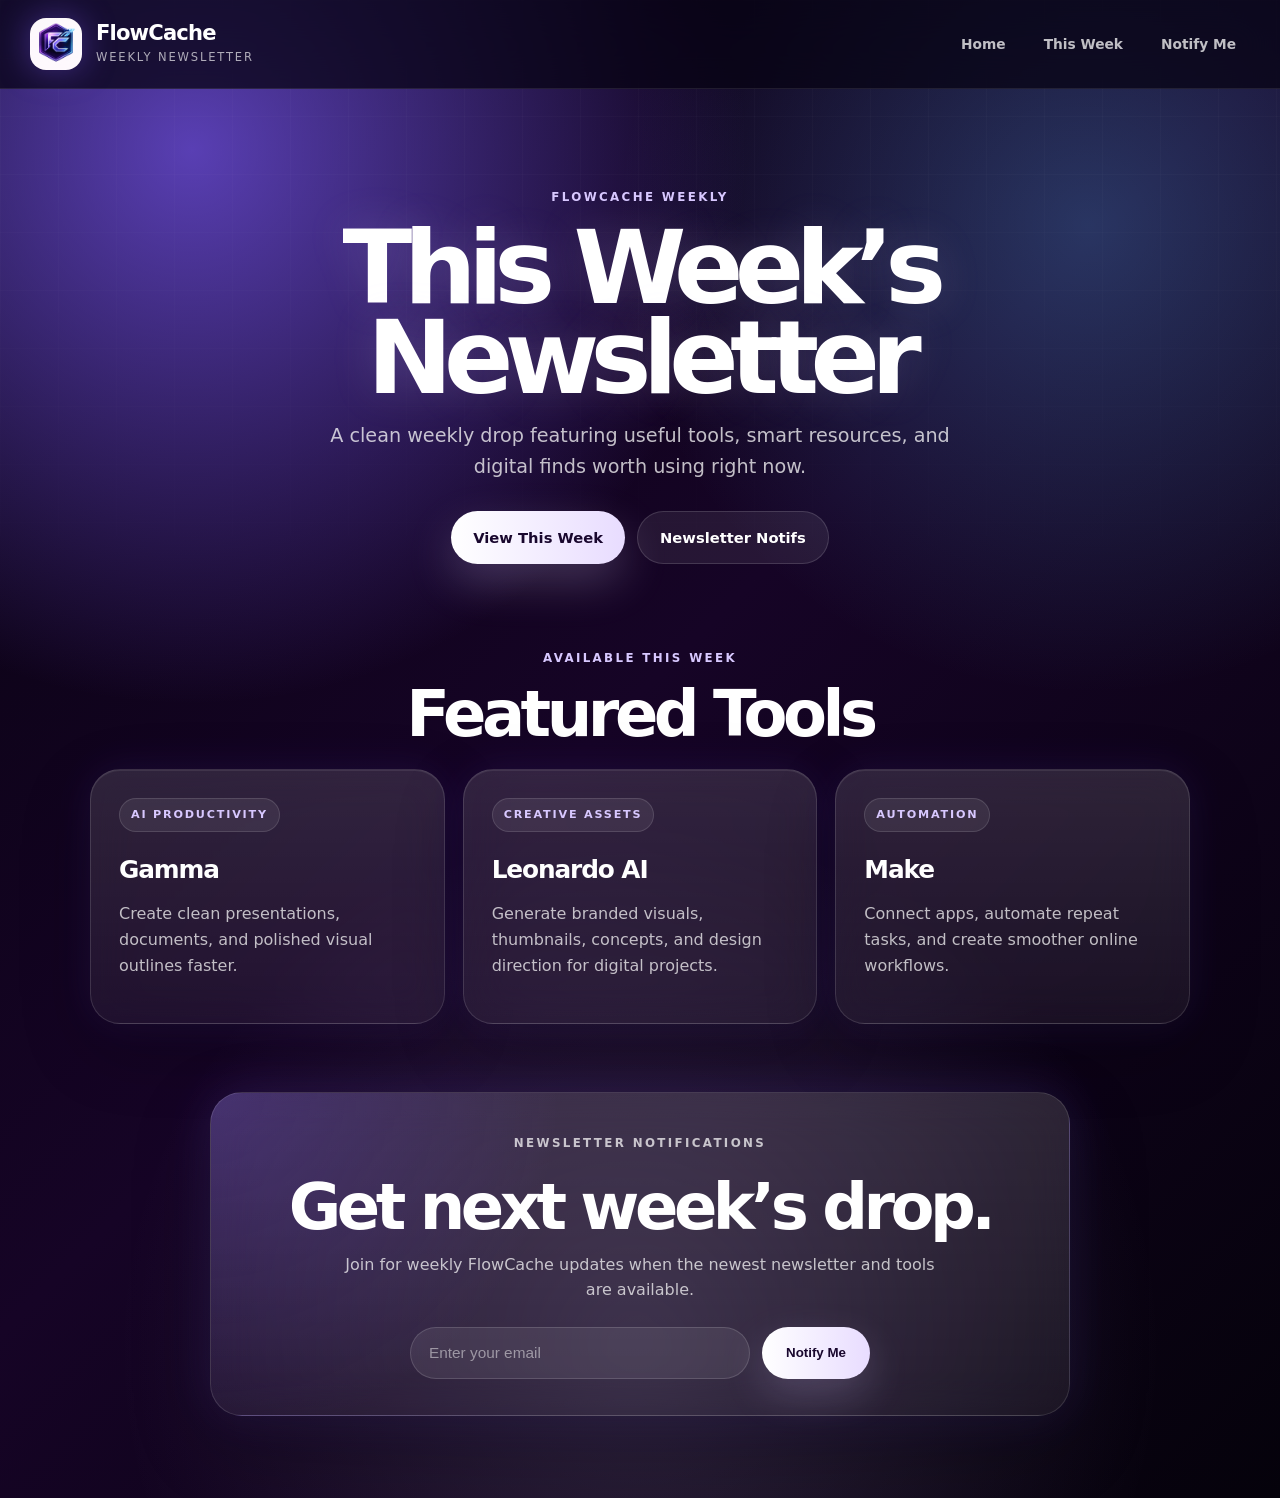
<file: newsletter.html>
<!DOCTYPE html>
<html lang="en">
<head>
  <meta charset="UTF-8" />
  <meta name="viewport" content="width=device-width, initial-scale=1.0" />
  <title>FlowCache Weekly Newsletter</title>
  <link rel="stylesheet" href="newsletter.css" />
</head>

<body>
  <header class="topbar">
    <a href="index.html" class="brand">
      <img src="logo.png" alt="FlowCache logo" class="brand-logo" />
      <div>
        <h1>FlowCache</h1>
        <p>Weekly Newsletter</p>
      </div>
    </a>

    <nav class="nav-links">
      <a href="index.html">Home</a>
      <a href="#weekly-tools">This Week</a>
      <a href="#signup">Notify Me</a>
    </nav>
  </header>

  <main>
    <section class="hero">
      <p class="eyebrow">FlowCache Weekly</p>
      <h2>This Week’s Newsletter</h2>
      <p class="hero-text">
        A clean weekly drop featuring useful tools, smart resources, and digital finds worth using right now.
      </p>

      <div class="hero-buttons">
        <a href="#weekly-tools" class="btn primary">View This Week</a>
        <a href="#signup" class="btn secondary">Newsletter Notifs</a>
      </div>
    </section>

    <section class="weekly-card" id="weekly-tools">
      <div class="section-heading">
        <p class="eyebrow">Available This Week</p>
        <h2>Featured Tools</h2>
      </div>

      <div class="tools-grid">
        <article class="tool-card">
          <span>AI Productivity</span>
          <h3>Gamma</h3>
          <p>
            Create clean presentations, documents, and polished visual outlines faster.
          </p>
        </article>

        <article class="tool-card">
          <span>Creative Assets</span>
          <h3>Leonardo AI</h3>
          <p>
            Generate branded visuals, thumbnails, concepts, and design direction for digital projects.
          </p>
        </article>

        <article class="tool-card">
          <span>Automation</span>
          <h3>Make</h3>
          <p>
            Connect apps, automate repeat tasks, and create smoother online workflows.
          </p>
        </article>
      </div>
    </section>

    <section class="signup-section" id="signup">
      <div class="signup-card">
        <p class="eyebrow">Newsletter Notifications</p>
        <h2>Get next week’s drop.</h2>
        <p>
          Join for weekly FlowCache updates when the newest newsletter and tools are available.
        </p>

        <form action="https://formspree.io/f/mpqyyzdg" method="POST" class="newsletter-form">
          <input type="email" name="email" placeholder="Enter your email" required />
          <button type="submit">Notify Me</button>
        </form>
      </div>
    </section>
  </main>
</body>
</html>
</file>
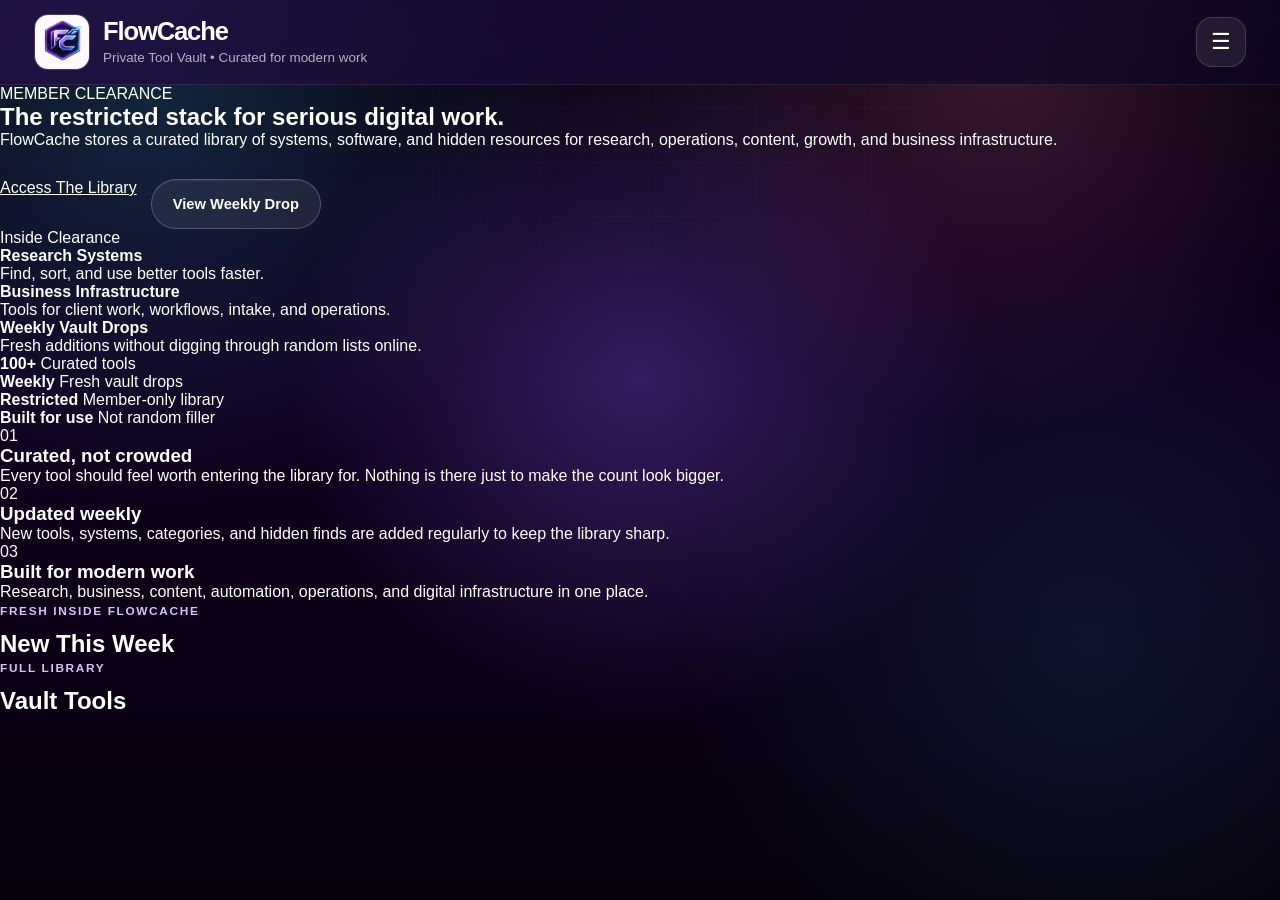
<file: vault.html>
<!DOCTYPE html>
<html lang="en">
<head>
	<meta charset="UTF-8" />
	<meta name="viewport" content="width=device-width, initial-scale=1.0" />
	<title>FlowCache Vault</title>
	<link rel="stylesheet" href="style.css" />
</head>
<body class="vault-page">

	<!-- TOP NAV -->
	<header class="vault-topbar">
		<div class="brand-wrap">
			<div class="brand-inline">
				<img src="logo.png" alt="FlowCache logo" class="brand-logo" />
				<div>
					<h1 class="vault-logo">FlowCache</h1>
					<p class="vault-sublogo">Private Tool Vault • Curated for modern work</p>
				</div>
			</div>
		</div>

		<div class="menu-wrapper">
			<button class="menu-toggle" id="menuToggle" aria-label="Open menu">☰</button>
			<div class="menu-dropdown" id="menuDropdown">
				<a href="index.html">Home</a>
				<a href="#newThisWeek">New This Week</a>
				<a href="#vaultTools">Vault Tools</a>
				<a href="newsletter.html">Newsletter</a>
				<a href="login.html">Login</a>
			</div>
		</div>
	</header>

	<!-- VAULT HERO -->
	<section class="vault-command">
	  <div class="vault-command-grid">
	    <div class="vault-command-copy">
	      <p class="vault-kicker">MEMBER CLEARANCE</p>
	      <h2>The restricted stack for serious digital work.</h2>
	      <p class="vault-description">
	        FlowCache stores a curated library of systems, software, and hidden resources
	        for research, operations, content, growth, and business infrastructure.
	      </p>

	      <div class="hero-cta-row vault-hero-actions">
	        <a
	          href="https://flowcache.lemonsqueezy.com/checkout/buy/da14bb04-717c-43fe-a4aa-21157b08c077"
	          target="_blank"
	          class="unlock-btn"
	        >
	          Access The Library
	        </a>
	        <a href="#newThisWeek" class="hero-btn secondary-btn">
	          View Weekly Drop
	        </a>
	      </div>
	    </div>

	    <div class="vault-side-panel">
	      <span class="vault-side-label">Inside Clearance</span>

	      <div class="vault-side-item">
	        <strong>Research Systems</strong>
	        <p>Find, sort, and use better tools faster.</p>
	      </div>

	      <div class="vault-side-item">
	        <strong>Business Infrastructure</strong>
	        <p>Tools for client work, workflows, intake, and operations.</p>
	      </div>

	      <div class="vault-side-item">
	        <strong>Weekly Vault Drops</strong>
	        <p>Fresh additions without digging through random lists online.</p>
	      </div>
	    </div>
	  </div>

	  <div class="vault-proof-bar">
	    <div class="vault-proof-item">
	      <strong>100+</strong>
	      <span>Curated tools</span>
	    </div>
	    <div class="vault-proof-item">
	      <strong>Weekly</strong>
	      <span>Fresh vault drops</span>
	    </div>
	    <div class="vault-proof-item">
	      <strong>Restricted</strong>
	      <span>Member-only library</span>
	    </div>
	    <div class="vault-proof-item">
	      <strong>Built for use</strong>
	      <span>Not random filler</span>
	    </div>
	  </div>
	</section>

	<!-- VAULT POSITIONING MODULES -->
	<section class="vault-module-row">
	  <div class="vault-module-card">
	    <span class="vault-module-tag">01</span>
	    <h3>Curated, not crowded</h3>
	    <p>
	      Every tool should feel worth entering the library for. Nothing is there
	      just to make the count look bigger.
	    </p>
	  </div>

	  <div class="vault-module-card">
	    <span class="vault-module-tag">02</span>
	    <h3>Updated weekly</h3>
	    <p>
	      New tools, systems, categories, and hidden finds are added regularly to
	      keep the library sharp.
	    </p>
	  </div>

	  <div class="vault-module-card">
	    <span class="vault-module-tag">03</span>
	    <h3>Built for modern work</h3>
	    <p>
	      Research, business, content, automation, operations, and digital
	      infrastructure in one place.
	    </p>
	  </div>
	</section>

	<section class="vault-section" id="newThisWeek">
		<div class="section-header">
			<span class="section-label">Fresh Inside FlowCache</span>
			<h2>New This Week</h2>
		</div>

		<div id="weeklyGrid" class="tool-grid"></div>
	</section>

	<section class="vault-section" id="vaultTools">
		<div class="section-header">
			<span class="section-label">Full Library</span>
			<h2>Vault Tools</h2>
		</div>

		<div id="toolGrid" class="tool-grid"></div>
	</section>

	<script>
		const menuToggle = document.getElementById("menuToggle");
		const menuDropdown = document.getElementById("menuDropdown");

		if (menuToggle && menuDropdown) {
			menuToggle.addEventListener("click", () => {
				menuDropdown.classList.toggle("show");
			});

			document.addEventListener("click", (e) => {
				if (!e.target.closest(".menu-wrapper")) {
					menuDropdown.classList.remove("show");
				}
			});
		}
	</script>

</body>
</html>
</file>
<file: style.css>
:root {
  --bg: #07000d;
  --bg-2: #12001f;
  --purple: #7e5cff;
  --purple-deep: #4c1d95;
  --purple-soft: #d8c3ff;
  --lavender: #eadfff;
  --pink-glow: #f0abfc;
  --text: #ffffff;
  --muted: rgba(255, 255, 255, 0.72);
  --muted-2: rgba(255, 255, 255, 0.55);
  --line: rgba(255, 255, 255, 0.12);
  --glass: rgba(255, 255, 255, 0.075);
  --glass-2: rgba(255, 255, 255, 0.045);
  --shadow: 0 24px 70px rgba(0, 0, 0, 0.34);
  --radius-xl: 34px;
  --radius-lg: 26px;
  --radius-md: 18px;
  --max: 1180px;
}

* {
  margin: 0;
  padding: 0;
  box-sizing: border-box;
  font-family: Inter, Arial, Helvetica, sans-serif;
}

html {
  scroll-behavior: smooth;
}

body {
  min-height: 100vh;
  color: var(--text);
  background:
    radial-gradient(circle at top left, rgba(126, 92, 255, 0.42), transparent 36%),
    radial-gradient(circle at top right, rgba(216, 180, 255, 0.18), transparent 28%),
    linear-gradient(180deg, #07000d 0%, #12001f 48%, #050009 100%);
  overflow-x: hidden;
}

body::before {
  content: "";
  position: fixed;
  inset: 0;
  pointer-events: none;
  background:
    radial-gradient(circle at 50% 0%, rgba(255, 255, 255, 0.08), transparent 30%),
    linear-gradient(rgba(255, 255, 255, 0.025) 1px, transparent 1px),
    linear-gradient(90deg, rgba(255, 255, 255, 0.025) 1px, transparent 1px);
  background-size: auto, 54px 54px, 54px 54px;
  opacity: 0.48;
  mask-image: linear-gradient(to bottom, black 0%, transparent 86%);
  -webkit-mask-image: linear-gradient(to bottom, black 0%, transparent 86%);
  z-index: -1;
}

a {
  color: inherit;
}

img {
  max-width: 100%;
  display: block;
}

button,
input {
  font: inherit;
}

.vault-topbar {
  position: sticky;
  top: 0;
  z-index: 1000;
  min-height: 82px;
  display: flex;
  justify-content: space-between;
  align-items: center;
  gap: 18px;
  padding: 14px 34px;
  background: linear-gradient(135deg, rgba(36, 16, 72, 0.82), rgba(14, 6, 30, 0.76));
  border-bottom: 1px solid rgba(255, 255, 255, 0.08);
  backdrop-filter: blur(18px);
}

.brand-inline {
  display: flex;
  align-items: center;
  gap: 13px;
  text-decoration: none;
  min-width: fit-content;
}

.brand-logo {
  width: 56px;
  height: 56px;
  object-fit: cover;
  border-radius: 14px;
  background: rgba(255, 255, 255, 0.08);
  border: 1px solid rgba(255, 255, 255, 0.1);
}

.vault-logo {
  margin: 0;
  font-size: 1.6rem;
  letter-spacing: -0.045em;
  line-height: 1;
}

.vault-sublogo {
  margin-top: 5px;
  font-size: 0.84rem;
  color: rgba(255, 255, 255, 0.68);
}

.desktop-nav {
  display: flex;
  align-items: center;
  justify-content: center;
  gap: 5px;
  padding: 7px;
  border-radius: 999px;
  background: rgba(255, 255, 255, 0.045);
  border: 1px solid rgba(255, 255, 255, 0.08);
}

.desktop-nav a {
  text-decoration: none;
  color: rgba(255, 255, 255, 0.72);
  font-size: 0.8rem;
  font-weight: 750;
  padding: 10px 11px;
  border-radius: 999px;
  transition: 0.2s ease;
  white-space: nowrap;
}

.desktop-nav a:hover {
  color: #fff;
  background: rgba(255, 255, 255, 0.08);
}

.menu-wrapper {
  position: relative;
}

.menu-toggle {
  width: 50px;
  height: 50px;
  border-radius: 16px;
  border: 1px solid rgba(255, 255, 255, 0.14);
  background: rgba(255, 255, 255, 0.08);
  color: #fff;
  font-size: 1.35rem;
  cursor: pointer;
  transition: 0.25s ease;
}

.menu-toggle:hover {
  transform: translateY(-1px);
  background: rgba(255, 255, 255, 0.13);
}

.menu-dropdown {
  position: absolute;
  top: 62px;
  right: 0;
  width: 250px;
  display: none;
  flex-direction: column;
  gap: 8px;
  padding: 14px;
  border-radius: 22px;
  background: rgba(18, 8, 34, 0.96);
  border: 1px solid rgba(255, 255, 255, 0.11);
  box-shadow: 0 24px 55px rgba(0, 0, 0, 0.35);
  backdrop-filter: blur(20px);
}

.menu-dropdown.show {
  display: flex;
}

.menu-dropdown a {
  text-decoration: none;
  padding: 13px 14px;
  border-radius: 14px;
  font-weight: 750;
  color: rgba(255, 255, 255, 0.86);
}

.menu-dropdown a:hover {
  background: rgba(255, 255, 255, 0.09);
  color: #fff;
}

.fc-hero {
  position: relative;
  overflow: hidden;
  isolation: isolate;
  padding: 108px 22px 86px;
  color: #fff;
  background:
    radial-gradient(circle at 14% 10%, rgba(126, 92, 255, 0.48), transparent 44%),
    radial-gradient(circle at 82% 16%, rgba(216, 195, 255, 0.20), transparent 40%),
    radial-gradient(circle at 48% 78%, rgba(126, 92, 255, 0.12), transparent 50%),
    linear-gradient(135deg, #140024 0%, #1d0033 56%, #10001d 100%);
}

.fc-hero::before {
  content: "";
  position: absolute;
  inset: 0;
  background:
    linear-gradient(rgba(255, 255, 255, 0.035) 1px, transparent 1px),
    linear-gradient(90deg, rgba(255, 255, 255, 0.035) 1px, transparent 1px);
  background-size: 46px 46px;
  mask-image: linear-gradient(to bottom, black 0%, black 48%, transparent 92%);
  -webkit-mask-image: linear-gradient(to bottom, black 0%, black 48%, transparent 92%);
  pointer-events: none;
  opacity: 0.45;
  z-index: 0;
}

.fc-hero::after {
  content: "";
  position: absolute;
  inset: auto 0 0 0;
  height: 60px;
  background: linear-gradient(to bottom, transparent 0%, rgba(7, 0, 13, 0.38) 100%);
  pointer-events: none;
  z-index: 1;
}

.fc-hero-glow {
  position: absolute;
  border-radius: 999px;
  filter: blur(95px);
  pointer-events: none;
  z-index: 0;
}

.fc-hero-glow.glow-one {
  width: 440px;
  height: 440px;
  top: -145px;
  left: -130px;
  background: rgba(167, 139, 250, 0.38);
  opacity: 0.78;
}

.fc-hero-glow.glow-two {
  width: 350px;
  height: 350px;
  top: 90px;
  right: -115px;
  background: rgba(226, 181, 255, 0.2);
  opacity: 0.7;
}

.fc-hero-inner {
  position: relative;
  z-index: 2;
  max-width: var(--max);
  margin: 0 auto;
  display: grid;
  grid-template-columns: minmax(0, 1.02fr) minmax(360px, 0.98fr);
  gap: 52px;
  align-items: center;
}

.fc-hero-left {
  max-width: 690px;
}

.hero-pill {
  display: inline-flex;
  align-items: center;
  gap: 9px;
  width: fit-content;
  margin: 0 0 22px;
  padding: 9px 14px;
  border-radius: 999px;
  border: 1px solid rgba(255, 255, 255, 0.18);
  background: rgba(255, 255, 255, 0.075);
  backdrop-filter: blur(18px);
  color: rgba(255, 255, 255, 0.78);
  font-size: 0.8rem;
  letter-spacing: 0.045em;
  box-shadow:
    inset 0 1px 0 rgba(255, 255, 255, 0.1),
    0 16px 38px rgba(0, 0, 0, 0.22);
}

.hero-pill-dot,
.signal-dot,
.status-dot {
  width: 7px;
  height: 7px;
  border-radius: 999px;
  background: #d8c3ff;
  box-shadow: 0 0 18px rgba(216, 195, 255, 0.95);
  flex: 0 0 auto;
}

.fc-hero h2 {
  margin: 0;
  max-width: 820px;
  font-size: clamp(3.1rem, 7.3vw, 6.05rem);
  line-height: 1.08;
  letter-spacing: -0.075em;
  font-weight: 850;
  overflow: visible;
}

.fc-hero h2 span {
  display: block;
  padding-bottom: 0.08em;
  background: linear-gradient(90deg, #ffffff 0%, #d8c3ff 36%, #f0abfc 62%, #38bdf8 100%);
  -webkit-background-clip: text;
  background-clip: text;
  color: transparent;
}

.fc-hero-copy {
  max-width: 625px;
  margin: 24px 0 0;
  color: rgba(255, 255, 255, 0.74);
  font-size: 1.03rem;
  line-height: 1.75;
}

.hero-cta-row {
  display: flex;
  flex-wrap: wrap;
  gap: 14px;
  margin-top: 30px;
}

.hero-btn,
.primary-btn,
.secondary-btn {
  min-height: 50px;
  padding: 0 21px;
  border-radius: 999px;
  display: inline-flex;
  align-items: center;
  justify-content: center;
  text-decoration: none;
  font-weight: 800;
  font-size: 0.92rem;
  transition: 0.25s ease;
}

.hero-btn:hover,
.primary-btn:hover,
.secondary-btn:hover {
  transform: translateY(-2px);
}

.primary-btn {
  color: #140020;
  background: linear-gradient(135deg, #ffffff 0%, #ddcaff 100%);
  box-shadow:
    0 20px 48px rgba(167, 139, 250, 0.35),
    inset 0 1px 0 rgba(255, 255, 255, 0.85);
}

.secondary-btn {
  color: #fff;
  border: 1px solid rgba(255, 255, 255, 0.22);
  background: rgba(255, 255, 255, 0.075);
  backdrop-filter: blur(18px);
  box-shadow: inset 0 1px 0 rgba(255, 255, 255, 0.08);
}

.secondary-btn:hover {
  background: rgba(255, 255, 255, 0.12);
}

.hero-signal-row {
  display: flex;
  flex-wrap: wrap;
  gap: 11px;
  margin-top: 23px;
}

.hero-signal-pill {
  display: inline-flex;
  align-items: center;
  gap: 8px;
  min-height: 38px;
  padding: 9px 12px;
  border-radius: 999px;
  border: 1px solid rgba(255, 255, 255, 0.135);
  background: rgba(255, 255, 255, 0.065);
  backdrop-filter: blur(18px);
  color: rgba(255, 255, 255, 0.66);
  font-size: 0.79rem;
  white-space: nowrap;
  box-shadow: inset 0 1px 0 rgba(255, 255, 255, 0.07);
}

.hero-signal-pill strong {
  color: #fff;
  font-weight: 850;
}

.fc-hero-dashboard {
  position: relative;
  overflow: hidden;
  display: grid;
  grid-template-columns: 48px 1fr;
  gap: 18px;
  border-radius: 34px;
  padding: 20px;
  border: 1px solid rgba(216, 195, 255, 0.22);
  background:
    radial-gradient(circle at 20% 0%, rgba(216, 195, 255, 0.16), transparent 34%),
    linear-gradient(145deg, rgba(255, 255, 255, 0.14), rgba(255, 255, 255, 0.045)),
    rgba(18, 0, 31, 0.74);
  backdrop-filter: blur(26px);
  box-shadow:
    0 30px 90px rgba(0, 0, 0, 0.34),
    0 0 70px rgba(126, 92, 255, 0.16),
    inset 0 1px 0 rgba(255, 255, 255, 0.14);
}

.fc-hero-dashboard::before {
  content: "";
  position: absolute;
  inset: 0;
  background:
    radial-gradient(circle at 15% 8%, rgba(255, 255, 255, 0.18), transparent 20%),
    radial-gradient(circle at 82% 18%, rgba(199, 168, 255, 0.20), transparent 28%);
  pointer-events: none;
}

.dashboard-orb {
  position: absolute;
  width: 190px;
  height: 190px;
  right: -80px;
  top: -70px;
  border-radius: 999px;
  background: rgba(216, 195, 255, 0.24);
  filter: blur(42px);
  pointer-events: none;
}

.dashboard-sidebar,
.dashboard-main {
  position: relative;
  z-index: 2;
}

.dashboard-sidebar {
  display: flex;
  flex-direction: column;
  align-items: center;
  gap: 13px;
  padding: 12px 0;
  border-radius: 22px;
  background: rgba(255, 255, 255, 0.065);
  border: 1px solid rgba(255, 255, 255, 0.1);
}

.dashboard-sidebar span {
  width: 8px;
  height: 8px;
  border-radius: 999px;
  background: rgba(255, 255, 255, 0.28);
}

.dashboard-sidebar .dashboard-logo-dot {
  width: 13px;
  height: 13px;
  background: #d8c3ff;
  box-shadow: 0 0 20px rgba(216, 195, 255, 0.9);
}

.dashboard-main {
  position: relative;
  z-index: 2;
  min-width: 0;
}

.dashboard-header {
  display: flex;
  justify-content: space-between;
  gap: 18px;
  align-items: flex-start;
  margin-bottom: 18px;
}

.mini-label,
.section-label,
.section-kicker,
.panel-label,
.stat-label {
  display: inline-block;
  color: #d8c3ff;
  text-transform: uppercase;
  letter-spacing: 0.14em;
  font-size: 0.74rem;
  font-weight: 850;
  margin-bottom: 12px;
}

.dashboard-header h3 {
  margin: 0;
  max-width: 285px;
  color: #fff;
  font-size: 1.34rem;
  line-height: 1.12;
  letter-spacing: -0.045em;
}

.status-pill {
  display: inline-flex;
  align-items: center;
  gap: 7px;
  padding: 7px 10px;
  border-radius: 999px;
  border: 1px solid rgba(216, 195, 255, 0.22);
  background: rgba(216, 195, 255, 0.11);
  color: #eadfff;
  font-size: 0.72rem;
  white-space: nowrap;
}

.dashboard-metrics {
  display: grid;
  grid-template-columns: repeat(3, 1fr);
  gap: 11px;
  margin-bottom: 14px;
}

.dashboard-metrics > div,
.dashboard-focus-card,
.dashboard-bars {
  border: 1px solid rgba(255, 255, 255, 0.115);
  background: rgba(255, 255, 255, 0.068);
  box-shadow: inset 0 1px 0 rgba(255, 255, 255, 0.075);
}

.dashboard-metrics > div {
  min-height: 88px;
  padding: 14px;
  border-radius: 22px;
}

.dashboard-metrics strong {
  display: block;
  margin-bottom: 8px;
  color: #fff;
  font-size: 1.38rem;
  line-height: 1;
  letter-spacing: -0.055em;
}

.dashboard-metrics span {
  display: block;
  color: rgba(255, 255, 255, 0.56);
  font-size: 0.72rem;
  line-height: 1.25;
}

.dashboard-focus-card {
  position: relative;
  display: flex;
  justify-content: space-between;
  align-items: flex-start;
  gap: 14px;
  padding: 16px;
  margin-bottom: 14px;
  border-radius: 24px;
  background:
    radial-gradient(circle at 20% 10%, rgba(216, 195, 255, 0.18), transparent 34%),
    rgba(255, 255, 255, 0.065);
}

.dashboard-focus-card p {
  margin: 0 0 7px;
  color: rgba(255, 255, 255, 0.52);
  font-size: 0.72rem;
  text-transform: uppercase;
  letter-spacing: 0.12em;
}

.dashboard-focus-card h4 {
  margin: 0;
  max-width: 310px;
  color: rgba(255, 255, 255, 0.88);
  font-size: 0.95rem;
  line-height: 1.45;
  font-weight: 650;
}

.dashboard-focus-card > span {
  flex: 0 0 auto;
  padding: 6px 9px;
  border-radius: 999px;
  color: #160020;
  background: linear-gradient(135deg, #fff, #d9c3ff);
  font-size: 0.7rem;
  font-weight: 850;
}

.dashboard-bars {
  display: grid;
  gap: 12px;
  padding: 15px;
  border-radius: 24px;
  background: rgba(0, 0, 0, 0.13);
}

.dashboard-row {
  display: grid;
  grid-template-columns: 98px 1fr;
  gap: 13px;
  align-items: center;
}

.dashboard-row span {
  color: rgba(255, 255, 255, 0.62);
  font-size: 0.78rem;
}

.dashboard-bar {
  height: 10px;
  border-radius: 999px;
  overflow: hidden;
  background: rgba(255, 255, 255, 0.085);
}

.dashboard-bar i {
  display: block;
  height: 100%;
  border-radius: inherit;
  background: linear-gradient(90deg, #ffffff, #d8c3ff, #7e5cff);
  box-shadow:
    0 0 20px rgba(216, 195, 255, 0.5),
    0 0 34px rgba(126, 92, 255, 0.28);
}

section {
  position: relative;
}

.why-section,
.new-this-week,
.private-access-section,
.info-section,
.vault-footer {
  max-width: var(--max);
  margin: 0 auto;
  padding: 64px 20px;
}

.section-heading,
.section-heading-wrap {
  max-width: 760px;
  margin: 0 auto 32px;
  text-align: center;
}

.section-heading h2,
.section-title {
  font-size: clamp(2rem, 4vw, 3.2rem);
  line-height: 1.08;
  letter-spacing: -0.05em;
  padding-bottom: 0.06em;
}

.section-copy,
.section-subtext,
.newsletter-intro {
  margin-top: 14px;
  color: rgba(255, 255, 255, 0.72);
  line-height: 1.75;
}

.why-card,
.ai-stat-card,
.weekly-card,
.private-access-card,
.info-panel,
.chart-card,
.attention-panel {
  position: relative;
  overflow: hidden;
  border: 1px solid rgba(255, 255, 255, 0.12);
  background:
    linear-gradient(180deg, rgba(255, 255, 255, 0.10), rgba(255, 255, 255, 0.045)),
    rgba(18, 0, 31, 0.56);
  border-radius: 26px;
  padding: 24px;
  backdrop-filter: blur(18px);
  box-shadow: 0 18px 46px rgba(0, 0, 0, 0.20);
}

.why-card::before,
.ai-stat-card::before,
.weekly-card::before,
.private-access-card::before,
.info-panel::before,
.chart-card::before,
.attention-panel::before {
  content: "";
  position: absolute;
  inset: 0;
  background:
    radial-gradient(circle at 16% 8%, rgba(255, 255, 255, 0.08), transparent 32%),
    radial-gradient(circle at 90% 10%, rgba(126, 92, 255, 0.10), transparent 30%);
  pointer-events: none;
}

.why-card > *,
.ai-stat-card > *,
.weekly-card > *,
.private-access-card > *,
.info-panel > *,
.chart-card > *,
.attention-panel > * {
  position: relative;
  z-index: 2;
}

.tool-ticker {
  overflow: hidden;
  border-top: 1px solid rgba(255, 255, 255, 0.08);
  border-bottom: 1px solid rgba(255, 255, 255, 0.08);
  background: rgba(255, 255, 255, 0.045);
}

.ticker-track {
  display: flex;
  gap: 34px;
  width: max-content;
  padding: 16px 0;
  animation: ticker 26s linear infinite;
}

.ticker-track span {
  color: rgba(255, 255, 255, 0.72);
  font-weight: 800;
  white-space: nowrap;
}

@keyframes ticker {
  from { transform: translateX(0); }
  to { transform: translateX(-50%); }
}

.why-layout,
.ai-stat-grid,
.weekly-grid,
.info-grid,
.footer-grid {
  display: grid;
  gap: 22px;
}

.why-layout {
  grid-template-columns: repeat(3, 1fr);
}

.why-card {
  min-height: 230px;
}

.card-number {
  display: inline-block;
  color: #d8c3ff;
  font-weight: 900;
  margin-bottom: 16px;
}

.why-card h3,
.weekly-card h3,
.info-panel h3,
.chart-card h3 {
  margin-bottom: 10px;
  line-height: 1.2;
  letter-spacing: -0.035em;
}

.why-card p,
.ai-data-copy p,
.ai-stat-card p,
.weekly-card p,
.info-panel p,
.private-access-card p,
.chart-card p {
  color: rgba(255, 255, 255, 0.72);
  line-height: 1.65;
}

.attention-panel {
  margin-top: 22px;
  display: grid;
  grid-template-columns: 0.85fr 1.15fr;
  gap: 22px;
  align-items: center;
  border-color: rgba(216, 195, 255, 0.24);
  background:
    radial-gradient(circle at 18% 15%, rgba(216, 195, 255, 0.14), transparent 34%),
    linear-gradient(180deg, rgba(255, 255, 255, 0.10), rgba(255, 255, 255, 0.04)),
    rgba(18, 0, 31, 0.56);
}

.attention-panel h3 {
  font-size: clamp(1.45rem, 2.2vw, 2.1rem);
  letter-spacing: -0.045em;
  line-height: 1.08;
}

.attention-chart,
.horizontal-chart {
  display: grid;
  gap: 14px;
}

.attention-row,
.chart-row {
  display: grid;
  grid-template-columns: 135px 1fr auto;
  gap: 12px;
  align-items: center;
}

.attention-row {
  grid-template-columns: 138px 1fr;
}

.attention-row span,
.chart-row span {
  color: rgba(255, 255, 255, 0.7);
  font-size: 0.82rem;
  font-weight: 750;
}

.attention-row div,
.chart-row div {
  height: 12px;
  border-radius: 999px;
  overflow: hidden;
  background: rgba(255, 255, 255, 0.08);
}

.attention-row i,
.chart-row i {
  display: block;
  height: 100%;
  border-radius: inherit;
  background: linear-gradient(90deg, #fff, #d8c3ff, #7e5cff);
  box-shadow: 0 0 24px rgba(126, 92, 255, 0.28);
}

.chart-row strong {
  color: #fff;
  font-size: 0.86rem;
}

.ai-data-section {
  position: relative;
  max-width: none;
  margin: 0;
  padding: 74px 20px;
  overflow: hidden;
  background:
    radial-gradient(circle at 18% 22%, rgba(126, 92, 255, 0.20), transparent 34%),
    radial-gradient(circle at 78% 12%, rgba(216, 195, 255, 0.12), transparent 30%),
    rgba(255, 255, 255, 0.025);
}

.ai-data-glow {
  position: absolute;
  width: 340px;
  height: 340px;
  border-radius: 999px;
  background: rgba(126, 92, 255, 0.18);
  filter: blur(80px);
  top: 18%;
  left: -120px;
}

.ai-data-wrap,
.ai-chart-shell {
  position: relative;
  z-index: 2;
  max-width: var(--max);
  margin: 0 auto;
}

.ai-data-wrap {
  display: grid;
  grid-template-columns: 0.92fr 1.08fr;
  gap: 34px;
  align-items: start;
}

.ai-data-copy h2 {
  font-size: clamp(2rem, 4vw, 3.1rem);
  line-height: 1.05;
  letter-spacing: -0.055em;
  margin-bottom: 18px;
}

.ai-source-note {
  margin-top: 22px;
  padding: 14px;
  border-radius: 18px;
  color: rgba(255, 255, 255, 0.67);
  background: rgba(255, 255, 255, 0.06);
  border: 1px solid rgba(255, 255, 255, 0.1);
  line-height: 1.55;
  font-size: 0.88rem;
}

.ai-stat-grid {
  grid-template-columns: repeat(2, 1fr);
}

.ai-stat-card {
  min-height: 188px;
}

.ai-stat-card strong {
  display: block;
  margin: 6px 0 10px;
  font-size: 3rem;
  line-height: 1;
  letter-spacing: -0.065em;
}

.ai-stat-card.featured {
  border-color: rgba(216, 195, 255, 0.30);
  box-shadow:
    0 20px 60px rgba(126, 92, 255, 0.18),
    inset 0 1px 0 rgba(255, 255, 255, 0.10);
}

.ai-chart-shell {
  display: grid;
  grid-template-columns: 1.35fr 0.65fr;
  gap: 22px;
  margin-top: 24px;
}

.chart-top {
  display: flex;
  align-items: flex-start;
  justify-content: space-between;
  gap: 18px;
  margin-bottom: 24px;
}

.chart-top span {
  flex: 0 0 auto;
  padding: 7px 10px;
  border-radius: 999px;
  color: #160020;
  background: linear-gradient(135deg, #fff, #d8c3ff);
  font-size: 0.72rem;
  font-weight: 900;
}

.donut-wrap {
  position: relative;
  width: 190px;
  height: 190px;
  margin: 10px auto 20px;
  display: grid;
  place-items: center;
}

.donut-chart {
  width: 100%;
  height: 100%;
  border-radius: 50%;
  background:
    conic-gradient(
      #ffffff 0 26%,
      #d8c3ff 26% 52%,
      #a78bfa 52% 76%,
      #7e5cff 76% 100%
    );
  box-shadow:
    0 0 30px rgba(216, 195, 255, 0.22),
    0 0 60px rgba(126, 92, 255, 0.15);
}

.donut-chart::after {
  content: "";
  position: absolute;
  inset: 32px;
  border-radius: 50%;
  background: rgba(18, 0, 31, 0.92);
  border: 1px solid rgba(255, 255, 255, 0.08);
}

.donut-center {
  position: absolute;
  display: grid;
  place-items: center;
  text-align: center;
}

.donut-center strong {
  font-size: 2.1rem;
  letter-spacing: -0.055em;
}

.donut-center span {
  color: rgba(255, 255, 255, 0.58);
  font-size: 0.72rem;
  text-transform: uppercase;
  letter-spacing: 0.1em;
}

.legend-list {
  display: grid;
  gap: 10px;
}

.legend-list span {
  display: flex;
  align-items: center;
  gap: 9px;
  color: rgba(255, 255, 255, 0.72);
  font-size: 0.84rem;
}

.legend-list i {
  width: 8px;
  height: 8px;
  border-radius: 50%;
  background: #d8c3ff;
  box-shadow: 0 0 16px rgba(216, 195, 255, 0.5);
}

.weekly-grid {
  grid-template-columns: repeat(4, 1fr);
}

.weekly-card {
  min-height: 300px;
  display: flex;
  flex-direction: column;
  transition: 0.25s ease;
}

.weekly-card:hover {
  transform: translateY(-5px);
  border-color: rgba(216, 195, 255, 0.25);
  box-shadow:
    0 22px 60px rgba(0, 0, 0, 0.28),
    0 0 28px rgba(126, 92, 255, 0.16);
}

.weekly-badge,
.tool-chip {
  display: inline-flex;
  width: fit-content;
  padding: 7px 10px;
  border-radius: 999px;
  font-size: 0.72rem;
  font-weight: 900;
  color: #160020;
  background: linear-gradient(135deg, #fff, #d8c3ff);
  border: 1px solid rgba(255, 255, 255, 0.2);
}

.weekly-badge {
  margin-bottom: 14px;
}

.weekly-card h3 {
  font-size: 1.35rem;
  margin-bottom: 10px;
}

.weekly-summary,
.weekly-support {
  color: rgba(255, 255, 255, 0.70);
  line-height: 1.62;
}

.weekly-support {
  margin-top: 10px;
  font-size: 0.88rem;
}

.weekly-footer {
  display: flex;
  flex-wrap: wrap;
  gap: 8px;
  margin-top: auto;
  padding-top: 18px;
}

.weekly-footer span,
.weekly-footer a {
  display: inline-flex;
  align-items: center;
  justify-content: center;
  padding: 8px 11px;
  border-radius: 999px;
  font-size: 0.72rem;
  font-weight: 850;
  text-decoration: none;
  color: rgba(255, 255, 255, 0.78);
  background: rgba(255, 255, 255, 0.07);
  border: 1px solid rgba(255, 255, 255, 0.10);
}

.weekly-footer a {
  color: #140020;
  background: linear-gradient(135deg, #ffffff, #ddcaff);
}

.private-access-card {
  text-align: center;
}

.private-access-card h2 {
  font-size: clamp(2.1rem, 4vw, 3.2rem);
  margin: 8px 0 0;
  letter-spacing: -0.065em;
  line-height: 1;
}

.newsletter-intro {
  max-width: 660px;
  margin-left: auto;
  margin-right: auto;
}

.newsletter-preview-list {
  display: grid;
  grid-template-columns: repeat(3, 1fr);
  gap: 18px;
  margin: 28px 0;
  text-align: left;
}

.newsletter-preview-list > div {
  display: flex;
  flex-direction: column;
  gap: 8px;
  padding: 18px;
  border-radius: 22px;
  background: rgba(255, 255, 255, 0.055);
  border: 1px solid rgba(255, 255, 255, 0.09);
}

.newsletter-preview-list span {
  color: #d8c3ff;
  font-weight: 900;
  font-size: 1.2rem;
}

.newsletter-preview-list p {
  color: rgba(255, 255, 255, 0.72);
  font-size: 0.96rem;
}

.newsletter-form,
.private-form {
  display: flex;
  gap: 10px;
  margin: 24px auto;
  max-width: 500px;
}

.newsletter-form input,
.private-form input {
  flex: 1;
  min-height: 50px;
  padding: 0 16px;
  border-radius: 999px;
  border: 1px solid rgba(255, 255, 255, 0.14);
  background: rgba(255, 255, 255, 0.08);
  color: #fff;
  font-size: 0.95rem;
  outline: none;
}

.newsletter-form input:focus,
.private-form input:focus {
  border-color: rgba(216, 195, 255, 0.45);
  box-shadow: 0 0 0 4px rgba(126, 92, 255, 0.12);
}

.newsletter-form input::placeholder,
.private-form input::placeholder {
  color: rgba(255, 255, 255, 0.45);
}

.newsletter-form button,
.private-form button {
  min-height: 50px;
  padding: 0 24px;
  border-radius: 999px;
  background: linear-gradient(135deg, #ffffff 0%, #ddcaff 100%);
  color: #140020;
  border: none;
  cursor: pointer;
  font-weight: 850;
  font-size: 0.95rem;
  transition: 0.25s ease;
  white-space: nowrap;
  box-shadow:
    0 12px 32px rgba(167, 139, 250, 0.25),
    inset 0 1px 0 rgba(255, 255, 255, 0.6);
}

.newsletter-form button:hover,
.private-form button:hover {
  transform: translateY(-2px);
  box-shadow:
    0 18px 42px rgba(167, 139, 250, 0.35),
    inset 0 1px 0 rgba(255, 255, 255, 0.7);
}

.private-note {
  color: rgba(255, 255, 255, 0.55);
  font-size: 0.85rem;
}

.info-grid {
  grid-template-columns: 1fr 1fr;
  align-items: start;
}

.info-panel {
  min-height: 100%;
}

.panel-top {
  margin-bottom: 18px;
}

.faq-list {
  display: grid;
  gap: 12px;
}

.faq-item {
  border-radius: 18px;
  background: rgba(255, 255, 255, 0.055);
  border: 1px solid rgba(255, 255, 255, 0.09);
  overflow: hidden;
}

.faq-item summary {
  cursor: pointer;
  padding: 16px;
  list-style: none;
  font-weight: 850;
  color: rgba(255, 255, 255, 0.88);
}

.faq-item summary::-webkit-details-marker {
  display: none;
}

.faq-item summary::after {
  content: "+";
  float: right;
  color: #d8c3ff;
}

.faq-item[open] summary::after {
  content: "−";
}

.faq-item p {
  padding: 0 16px 16px;
  color: rgba(255, 255, 255, 0.68);
  font-size: 0.93rem;
}

.contact-copy {
  margin-bottom: 18px;
}

.contact-stack {
  display: grid;
  gap: 12px;
}

.contact-card {
  display: grid;
  gap: 5px;
  padding: 16px;
  border-radius: 18px;
  text-decoration: none;
  background: rgba(255, 255, 255, 0.055);
  border: 1px solid rgba(255, 255, 255, 0.09);
  transition: 0.25s ease;
}

.contact-card:hover {
  transform: translateY(-2px);
  background: rgba(255, 255, 255, 0.085);
}

.contact-title {
  color: #d8c3ff;
  font-weight: 850;
  font-size: 0.78rem;
  text-transform: uppercase;
  letter-spacing: 0.12em;
}

.contact-value {
  color: rgba(255, 255, 255, 0.82);
  font-size: 0.95rem;
}

.vault-footer {
  padding-top: 54px;
  border-top: 1px solid rgba(255, 255, 255, 0.08);
}

.footer-grid {
  grid-template-columns: 1.2fr repeat(3, 1fr);
  margin-bottom: 28px;
}

.vault-footer h4 {
  margin-bottom: 12px;
  letter-spacing: -0.03em;
}

.vault-footer p,
.vault-footer a {
  color: rgba(255, 255, 255, 0.62);
  font-size: 0.92rem;
  line-height: 1.7;
}

.vault-footer a {
  display: block;
  text-decoration: none;
  margin-bottom: 8px;
  transition: 0.2s ease;
}

.vault-footer a:hover {
  color: #fff;
}

.vault-count {
  color: #d8c3ff !important;
  font-weight: 850;
  margin-bottom: 4px;
}

@media (max-width: 1180px) {
  .desktop-nav {
    display: none;
  }

  .ai-data-wrap,
  .ai-chart-shell {
    grid-template-columns: 1fr;
  }

  .weekly-grid {
    grid-template-columns: repeat(2, 1fr);
  }

  .footer-grid {
    grid-template-columns: repeat(2, 1fr);
  }
}

@media (max-width: 860px) {
  .vault-topbar {
    padding: 14px 18px;
    min-height: auto;
  }

  .fc-hero {
    padding: 64px 16px 54px;
  }

  .fc-hero-inner {
    grid-template-columns: 1fr;
    gap: 32px;
  }

  .fc-hero h2 {
    font-size: clamp(2.55rem, 12vw, 4.2rem);
  }

  .fc-hero-dashboard {
    grid-template-columns: 1fr;
    padding: 18px;
  }

  .dashboard-sidebar {
    display: none;
  }

  .dashboard-header,
  .dashboard-focus-card,
  .chart-top {
    flex-direction: column;
  }

  .why-layout,
  .ai-stat-grid,
  .newsletter-preview-list,
  .info-grid,
  .footer-grid {
    grid-template-columns: 1fr;
  }

  .attention-panel {
    grid-template-columns: 1fr;
  }

  .why-section,
  .new-this-week,
  .private-access-section,
  .info-section,
  .vault-footer {
    padding: 46px 16px;
  }

  .ai-data-section {
    padding: 54px 16px;
  }

  .section-heading {
    margin-bottom: 26px;
  }

  .weekly-grid {
    grid-template-columns: 1fr;
  }

  .newsletter-form,
  .private-form {
    flex-direction: column;
  }

  .newsletter-form button,
  .private-form button {
    width: 100%;
  }
}

@media (max-width: 520px) {
  .brand-logo {
    width: 46px;
    height: 46px;
  }

  .vault-logo {
    font-size: 1.32rem;
  }

  .vault-sublogo {
    display: none;
  }

  .menu-toggle {
    width: 46px;
    height: 46px;
  }

  .menu-dropdown {
    right: -4px;
    width: calc(100vw - 28px);
  }

  .hero-pill {
    font-size: 0.72rem;
  }

  .hero-cta-row {
    flex-direction: column;
  }

  .hero-btn,
  .primary-btn,
  .secondary-btn {
    width: 100%;
  }

  .hero-signal-row {
    flex-direction: column;
    gap: 8px;
  }

  .hero-signal-pill {
    width: 100%;
    justify-content: flex-start;
  }

  .dashboard-metrics {
    grid-template-columns: 1fr;
  }

  .dashboard-row,
  .attention-row,
  .chart-row {
    grid-template-columns: 1fr;
    gap: 8px;
  }

  .chart-row strong {
    justify-self: start;
  }

  .ticker-track {
    gap: 22px;
    padding: 13px 0;
  }

  .weekly-card,
  .why-card,
  .ai-stat-card,
  .private-access-card,
  .info-panel,
  .chart-card,
  .attention-panel {
    padding: 20px;
    border-radius: 22px;
  }

  .donut-wrap {
    width: 165px;
    height: 165px;
  }

  .donut-chart::after {
    inset: 28px;
  }

  .footer-grid {
    gap: 18px;
  }
}

/* ===== FLOWCACHE COLOR POP / LUXURY GLOW PATCH ===== */

:root {
  --electric-blue: #38bdf8;
  --cyan-glow: #22d3ee;
  --hot-pink: #f472b6;
  --soft-pink: #f0abfc;
  --violet-glow: #8b5cf6;
}

/* richer dark AI glow background */
body {
  background:
    radial-gradient(circle at 12% 10%, rgba(56, 189, 248, 0.20), transparent 30%),
    radial-gradient(circle at 78% 7%, rgba(244, 114, 182, 0.20), transparent 28%),
    radial-gradient(circle at 50% 42%, rgba(139, 92, 246, 0.30), transparent 42%),
    radial-gradient(circle at 85% 72%, rgba(34, 211, 238, 0.10), transparent 32%),
    linear-gradient(180deg, #050009 0%, #11001f 42%, #07000d 100%);
}

/* hero glow upgrade */
.fc-hero {
  background:
    radial-gradient(circle at 12% 12%, rgba(56, 189, 248, 0.22), transparent 32%),
    radial-gradient(circle at 80% 16%, rgba(244, 114, 182, 0.24), transparent 34%),
    radial-gradient(circle at 48% 58%, rgba(126, 92, 255, 0.34), transparent 48%),
    radial-gradient(circle at 72% 80%, rgba(34, 211, 238, 0.10), transparent 30%),
    linear-gradient(135deg, #080012 0%, #19002d 52%, #050009 100%);
}

.fc-hero-glow.glow-one {
  background: rgba(56, 189, 248, 0.28);
}

.fc-hero-glow.glow-two {
  background: rgba(244, 114, 182, 0.24);
}

/* headline gradient pop */
.fc-hero h2 span,
.section-heading h2,
.section-title {
  text-shadow:
    0 0 26px rgba(216, 195, 255, 0.20),
    0 0 48px rgba(126, 92, 255, 0.16);
}

.fc-hero h2 span {
  background: linear-gradient(90deg, #ffffff 0%, #d8c3ff 36%, #f0abfc 62%, #38bdf8 100%);
  -webkit-background-clip: text;
  background-clip: text;
  color: transparent;
}

/* prettier sliding ticker */
.tool-ticker {
  position: relative;
  overflow: hidden;
  background:
    linear-gradient(90deg, rgba(56, 189, 248, 0.12), rgba(244, 114, 182, 0.18), rgba(126, 92, 255, 0.16)),
    rgba(255, 255, 255, 0.045);
  border-top: 1px solid rgba(240, 171, 252, 0.18);
  border-bottom: 1px solid rgba(56, 189, 248, 0.16);
  box-shadow:
    inset 0 1px 0 rgba(255, 255, 255, 0.08),
    0 0 40px rgba(126, 92, 255, 0.14);
}

.tool-ticker::before,
.tool-ticker::after {
  content: "";
  position: absolute;
  top: 0;
  width: 120px;
  height: 100%;
  z-index: 2;
  pointer-events: none;
}

.tool-ticker::before {
  left: 0;
  background: linear-gradient(90deg, #07000d, transparent);
}

.tool-ticker::after {
  right: 0;
  background: linear-gradient(270deg, #07000d, transparent);
}

.ticker-track {
  gap: 42px;
  padding: 15px 0;
}

.ticker-track span {
  font-weight: 900;
  letter-spacing: 0.04em;
  text-transform: uppercase;
  font-size: 0.82rem;
  background: linear-gradient(90deg, #ffffff, #f0abfc, #38bdf8);
  -webkit-background-clip: text;
  background-clip: text;
  color: transparent;
  text-shadow: 0 0 22px rgba(240, 171, 252, 0.20);
}

/* remove old 01/02/03 card space if anything is accidentally left behind */
.why-layout {
  display: none !important;
}

/* upgraded Why section glow */
.why-section {
  max-width: var(--max);
  position: relative;
}

.why-section::before {
  content: "";
  position: absolute;
  width: 520px;
  height: 520px;
  left: 50%;
  top: 18%;
  transform: translateX(-50%);
  border-radius: 999px;
  background:
    radial-gradient(circle, rgba(126, 92, 255, 0.22), transparent 62%);
  filter: blur(70px);
  pointer-events: none;
  z-index: -1;
}

/* upgraded attention chart */
.upgraded-attention-panel {
  grid-template-columns: 0.85fr 1.15fr;
  padding: 30px;
  border-color: rgba(240, 171, 252, 0.22);
  background:
    radial-gradient(circle at 18% 14%, rgba(244, 114, 182, 0.18), transparent 32%),
    radial-gradient(circle at 82% 20%, rgba(56, 189, 248, 0.14), transparent 30%),
    linear-gradient(135deg, rgba(255, 255, 255, 0.13), rgba(255, 255, 255, 0.045)),
    rgba(18, 0, 31, 0.66);
  box-shadow:
    0 24px 70px rgba(0, 0, 0, 0.32),
    0 0 46px rgba(126, 92, 255, 0.20),
    inset 0 1px 0 rgba(255, 255, 255, 0.12);
}

.upgraded-attention-panel::after {
  content: "";
  position: absolute;
  width: 220px;
  height: 220px;
  right: -70px;
  top: -90px;
  border-radius: 999px;
  background: rgba(34, 211, 238, 0.16);
  filter: blur(34px);
  pointer-events: none;
}

.attention-copy p:not(.mini-label) {
  margin-top: 10px;
  color: rgba(255, 255, 255, 0.68);
  line-height: 1.65;
}

.attention-chip-row {
  display: flex;
  flex-wrap: wrap;
  gap: 9px;
  margin-top: 18px;
}

.attention-chip-row span {
  display: inline-flex;
  align-items: center;
  min-height: 34px;
  padding: 8px 11px;
  border-radius: 999px;
  color: #fff;
  font-size: 0.76rem;
  font-weight: 850;
  background: rgba(255, 255, 255, 0.075);
  border: 1px solid rgba(255, 255, 255, 0.12);
  box-shadow: inset 0 1px 0 rgba(255, 255, 255, 0.08);
}

.attention-chip-row span:nth-child(1) {
  border-color: rgba(244, 114, 182, 0.30);
}

.attention-chip-row span:nth-child(2) {
  border-color: rgba(56, 189, 248, 0.30);
}

.attention-chip-row span:nth-child(3) {
  border-color: rgba(216, 195, 255, 0.32);
}

.attention-row div,
.chart-row div {
  background: rgba(255, 255, 255, 0.095);
  box-shadow: inset 0 1px 0 rgba(255, 255, 255, 0.10);
}

.attention-row:nth-child(1) i {
  background: linear-gradient(90deg, #ffffff, #f0abfc, #f472b6);
  box-shadow: 0 0 26px rgba(244, 114, 182, 0.35);
}

.attention-row:nth-child(2) i {
  background: linear-gradient(90deg, #ffffff, #d8c3ff, #8b5cf6);
  box-shadow: 0 0 26px rgba(139, 92, 246, 0.35);
}

.attention-row:nth-child(3) i {
  background: linear-gradient(90deg, #ffffff, #7dd3fc, #38bdf8);
  box-shadow: 0 0 26px rgba(56, 189, 248, 0.35);
}

/* colorful chart bars */
.chart-row:nth-child(1) i {
  background: linear-gradient(90deg, #ffffff, #7dd3fc, #38bdf8);
  box-shadow: 0 0 28px rgba(56, 189, 248, 0.34);
}

.chart-row:nth-child(2) i {
  background: linear-gradient(90deg, #ffffff, #d8c3ff, #8b5cf6);
  box-shadow: 0 0 28px rgba(139, 92, 246, 0.34);
}

.chart-row:nth-child(3) i {
  background: linear-gradient(90deg, #ffffff, #f0abfc, #f472b6);
  box-shadow: 0 0 28px rgba(244, 114, 182, 0.34);
}

.chart-row:nth-child(4) i {
  background: linear-gradient(90deg, #ffffff, #a5f3fc, #22d3ee);
  box-shadow: 0 0 28px rgba(34, 211, 238, 0.34);
}

/* AI stat cards need more pop */
.ai-stat-card strong {
  background: linear-gradient(90deg, #ffffff, #f0abfc, #38bdf8);
  -webkit-background-clip: text;
  background-clip: text;
  color: transparent;
}

.ai-stat-card:nth-child(1) {
  border-color: rgba(56, 189, 248, 0.22);
}

.ai-stat-card:nth-child(2) {
  border-color: rgba(240, 171, 252, 0.22);
}

.ai-stat-card:nth-child(3) {
  border-color: rgba(139, 92, 246, 0.24);
}

.ai-stat-card:nth-child(4) {
  border-color: rgba(34, 211, 238, 0.20);
}

/* donut chart with prettier pink + blue + violet */
.donut-chart {
  background:
    conic-gradient(
      #38bdf8 0 26%,
      #f0abfc 26% 52%,
      #8b5cf6 52% 76%,
      #ffffff 76% 100%
    );
  box-shadow:
    0 0 30px rgba(56, 189, 248, 0.22),
    0 0 65px rgba(244, 114, 182, 0.16),
    0 0 95px rgba(126, 92, 255, 0.14);
}

.legend-list span:nth-child(1) i {
  background: #38bdf8;
  box-shadow: 0 0 16px rgba(56, 189, 248, 0.65);
}

.legend-list span:nth-child(2) i {
  background: #f0abfc;
  box-shadow: 0 0 16px rgba(240, 171, 252, 0.65);
}

.legend-list span:nth-child(3) i {
  background: #8b5cf6;
  box-shadow: 0 0 16px rgba(139, 92, 246, 0.65);
}

.legend-list span:nth-child(4) i {
  background: #ffffff;
  box-shadow: 0 0 16px rgba(255, 255, 255, 0.65);
}

/* weekly cards more luxury / less flat */
.weekly-card {
  border-color: rgba(240, 171, 252, 0.14);
  background:
    radial-gradient(circle at 18% 12%, rgba(240, 171, 252, 0.13), transparent 32%),
    radial-gradient(circle at 86% 18%, rgba(56, 189, 248, 0.10), transparent 30%),
    linear-gradient(180deg, rgba(255, 255, 255, 0.105), rgba(255, 255, 255, 0.045)),
    rgba(18, 0, 31, 0.58);
}

.weekly-badge,
.weekly-footer a,
.chart-top span,
.dashboard-focus-card > span {
  background: linear-gradient(135deg, #ffffff 0%, #f0abfc 48%, #7dd3fc 100%);
}

.weekly-card:hover {
  border-color: rgba(56, 189, 248, 0.28);
  box-shadow:
    0 22px 60px rgba(0, 0, 0, 0.30),
    0 0 32px rgba(244, 114, 182, 0.14),
    0 0 42px rgba(56, 189, 248, 0.10);
}

/* glass cards slightly brighter edges */
.fc-hero-dashboard,
.chart-card,
.attention-panel,
.ai-stat-card,
.weekly-card,
.private-access-card,
.info-panel {
  border-top-color: rgba(255, 255, 255, 0.18);
  border-left-color: rgba(255, 255, 255, 0.15);
}

/* mobile cleanup */
@media (max-width: 860px) {
  .upgraded-attention-panel {
    grid-template-columns: 1fr;
    padding: 22px;
  }

  .attention-chip-row {
    gap: 8px;
  }
}

/* ===== FINAL SAFETY FIXES ===== */
#home,
#whyFlow,
#aiSnapshot,
#weeklyDrop,
#newsletterSection,
#infoSection {
  scroll-margin-top: 105px;
}

/* No 01 / 02 / 03 cards on public homepage */
.why-layout {
  display: none !important;
}
</file>
<file: newsletter.css>
* {
  margin: 0;
  padding: 0;
  box-sizing: border-box;
}

html {
  scroll-behavior: smooth;
}

body {
  min-height: 100vh;
  font-family: Inter, ui-sans-serif, system-ui, -apple-system, BlinkMacSystemFont, "Segoe UI", sans-serif;
  color: #ffffff;
  background:
    radial-gradient(circle at 15% 10%, rgba(126, 92, 255, 0.68), transparent 32%),
    radial-gradient(circle at 85% 15%, rgba(91, 180, 255, 0.28), transparent 28%),
    radial-gradient(circle at 50% 90%, rgba(216, 200, 255, 0.16), transparent 35%),
    linear-gradient(135deg, #07020f 0%, #160426 48%, #05020b 100%);
  line-height: 1.6;
  overflow-x: hidden;
}

body::before {
  content: "";
  position: fixed;
  inset: 0;
  pointer-events: none;
  background:
    linear-gradient(rgba(255,255,255,0.026) 1px, transparent 1px),
    linear-gradient(90deg, rgba(255,255,255,0.026) 1px, transparent 1px);
  background-size: 58px 58px;
  mask-image: linear-gradient(to bottom, rgba(0,0,0,0.9), transparent 78%);
}

a {
  color: inherit;
  text-decoration: none;
}

.topbar {
  position: sticky;
  top: 0;
  z-index: 20;
  display: flex;
  justify-content: space-between;
  align-items: center;
  gap: 22px;
  padding: 18px 30px;
  background: rgba(8, 3, 19, 0.74);
  border-bottom: 1px solid rgba(255, 255, 255, 0.09);
  backdrop-filter: blur(22px);
}

.brand {
  display: flex;
  align-items: center;
  gap: 14px;
}

.brand-logo {
  width: 52px;
  height: 52px;
  object-fit: cover;
  border-radius: 16px;
  box-shadow: 0 0 34px rgba(126, 92, 255, 0.42);
}

.brand h1 {
  font-size: 1.32rem;
  line-height: 1;
  letter-spacing: -0.04em;
}

.brand p {
  margin-top: 5px;
  font-size: 0.72rem;
  color: rgba(255,255,255,0.66);
  letter-spacing: 0.16em;
  text-transform: uppercase;
}

.nav-links {
  display: flex;
  align-items: center;
  gap: 10px;
}

.nav-links a {
  padding: 10px 14px;
  border-radius: 999px;
  color: rgba(255,255,255,0.74);
  font-size: 0.86rem;
  font-weight: 700;
  transition: 0.25s ease;
}

.nav-links a:hover {
  color: #ffffff;
  background: rgba(255,255,255,0.08);
}

.hero {
  width: min(980px, calc(100% - 36px));
  margin: 0 auto;
  padding: 94px 0 46px;
  text-align: center;
}

.eyebrow {
  display: inline-block;
  margin-bottom: 16px;
  color: #d8c8ff;
  font-size: 0.74rem;
  font-weight: 850;
  letter-spacing: 0.2em;
  text-transform: uppercase;
}

.hero h2 {
  margin: 0 auto 18px;
  max-width: 820px;
  font-size: clamp(3.2rem, 8vw, 6.8rem);
  line-height: 0.88;
  letter-spacing: -0.085em;
  text-shadow: 0 0 44px rgba(216, 200, 255, 0.18);
}

.hero-text {
  max-width: 680px;
  margin: 0 auto 28px;
  color: rgba(255,255,255,0.74);
  font-size: clamp(1rem, 2vw, 1.2rem);
}

.hero-buttons {
  display: flex;
  justify-content: center;
  flex-wrap: wrap;
  gap: 12px;
}

.btn {
  display: inline-flex;
  justify-content: center;
  align-items: center;
  min-height: 50px;
  padding: 14px 22px;
  border-radius: 999px;
  font-size: 0.92rem;
  font-weight: 850;
  transition: 0.25s ease;
}

.btn:hover {
  transform: translateY(-2px);
}

.btn.primary {
  color: #19072e;
  background: linear-gradient(90deg, #ffffff, #e8dcff);
  box-shadow: 0 18px 46px rgba(216, 200, 255, 0.24);
}

.btn.secondary {
  color: #ffffff;
  background: rgba(255,255,255,0.075);
  border: 1px solid rgba(255,255,255,0.14);
}

.weekly-card,
.signup-section {
  width: min(1100px, calc(100% - 36px));
  margin: 0 auto;
  padding: 34px 0;
}

.section-heading {
  margin-bottom: 24px;
  text-align: center;
}

.section-heading h2,
.signup-card h2 {
  font-size: clamp(2.2rem, 5vw, 4rem);
  line-height: 0.95;
  letter-spacing: -0.07em;
}

.tools-grid {
  display: grid;
  grid-template-columns: repeat(3, 1fr);
  gap: 18px;
}

.tool-card {
  min-height: 255px;
  padding: 28px;
  border-radius: 30px;
  background:
    linear-gradient(180deg, rgba(255,255,255,0.13), rgba(255,255,255,0.055));
  border: 1px solid rgba(255,255,255,0.13);
  box-shadow:
    0 24px 70px rgba(0,0,0,0.24),
    0 0 42px rgba(126, 92, 255, 0.12),
    inset 0 1px 0 rgba(255,255,255,0.08);
  backdrop-filter: blur(20px);
  transition: 0.28s ease;
}

.tool-card:hover {
  transform: translateY(-5px);
  border-color: rgba(216, 200, 255, 0.32);
  box-shadow:
    0 28px 78px rgba(0,0,0,0.28),
    0 0 56px rgba(126, 92, 255, 0.22);
}

.tool-card span {
  display: inline-block;
  margin-bottom: 18px;
  padding: 7px 11px;
  border-radius: 999px;
  color: #d8c8ff;
  background: rgba(255,255,255,0.075);
  border: 1px solid rgba(255,255,255,0.12);
  font-size: 0.7rem;
  font-weight: 850;
  letter-spacing: 0.16em;
  text-transform: uppercase;
}

.tool-card h3 {
  margin-bottom: 12px;
  font-size: 1.55rem;
  letter-spacing: -0.045em;
}

.tool-card p {
  color: rgba(255,255,255,0.72);
}

.signup-section {
  padding-bottom: 82px;
}

.signup-card {
  max-width: 860px;
  margin: 0 auto;
  padding: 36px;
  border-radius: 32px;
  text-align: center;
  background:
    radial-gradient(circle at top left, rgba(126, 92, 255, 0.24), transparent 38%),
    linear-gradient(180deg, rgba(255,255,255,0.13), rgba(255,255,255,0.055));
  border: 1px solid rgba(255,255,255,0.13);
  box-shadow:
    0 26px 76px rgba(0,0,0,0.26),
    0 0 50px rgba(126, 92, 255, 0.16);
  backdrop-filter: blur(20px);
}

.signup-card h2 {
  margin-bottom: 14px;
}

.signup-card p {
  max-width: 620px;
  margin: 0 auto 24px;
  color: rgba(255,255,255,0.72);
}

.newsletter-form {
  display: flex;
  justify-content: center;
  flex-wrap: wrap;
  gap: 12px;
}

.newsletter-form input {
  width: 340px;
  max-width: 100%;
  min-height: 52px;
  padding: 0 18px;
  border: 1px solid rgba(255,255,255,0.14);
  border-radius: 999px;
  outline: none;
  color: #ffffff;
  background: rgba(255,255,255,0.08);
  font-size: 0.96rem;
}

.newsletter-form input::placeholder {
  color: rgba(255,255,255,0.48);
}

.newsletter-form input:focus {
  border-color: rgba(216, 200, 255, 0.45);
  box-shadow: 0 0 0 4px rgba(126, 92, 255, 0.16);
}

.newsletter-form button {
  min-height: 52px;
  padding: 0 24px;
  border: none;
  border-radius: 999px;
  color: #19072e;
  background: linear-gradient(90deg, #ffffff, #e8dcff);
  font-weight: 900;
  cursor: pointer;
  box-shadow: 0 16px 42px rgba(216, 200, 255, 0.2);
  transition: 0.25s ease;
}

.newsletter-form button:hover {
  transform: translateY(-2px);
}

@media (max-width: 900px) {
  .tools-grid {
    grid-template-columns: 1fr;
  }

  .tool-card {
    min-height: auto;
  }
}

@media (max-width: 700px) {
  .topbar {
    padding: 16px 18px;
  }

  .nav-links {
    display: none;
  }

  .brand-logo {
    width: 46px;
    height: 46px;
  }

  .brand h1 {
    font-size: 1.16rem;
  }

  .brand p {
    font-size: 0.66rem;
  }

  .hero {
    padding-top: 72px;
  }

  .tool-card,
  .signup-card {
    padding: 24px;
    border-radius: 26px;
  }

  .newsletter-form input,
  .newsletter-form button,
  .btn {
    width: 100%;
  }
}
</file>
